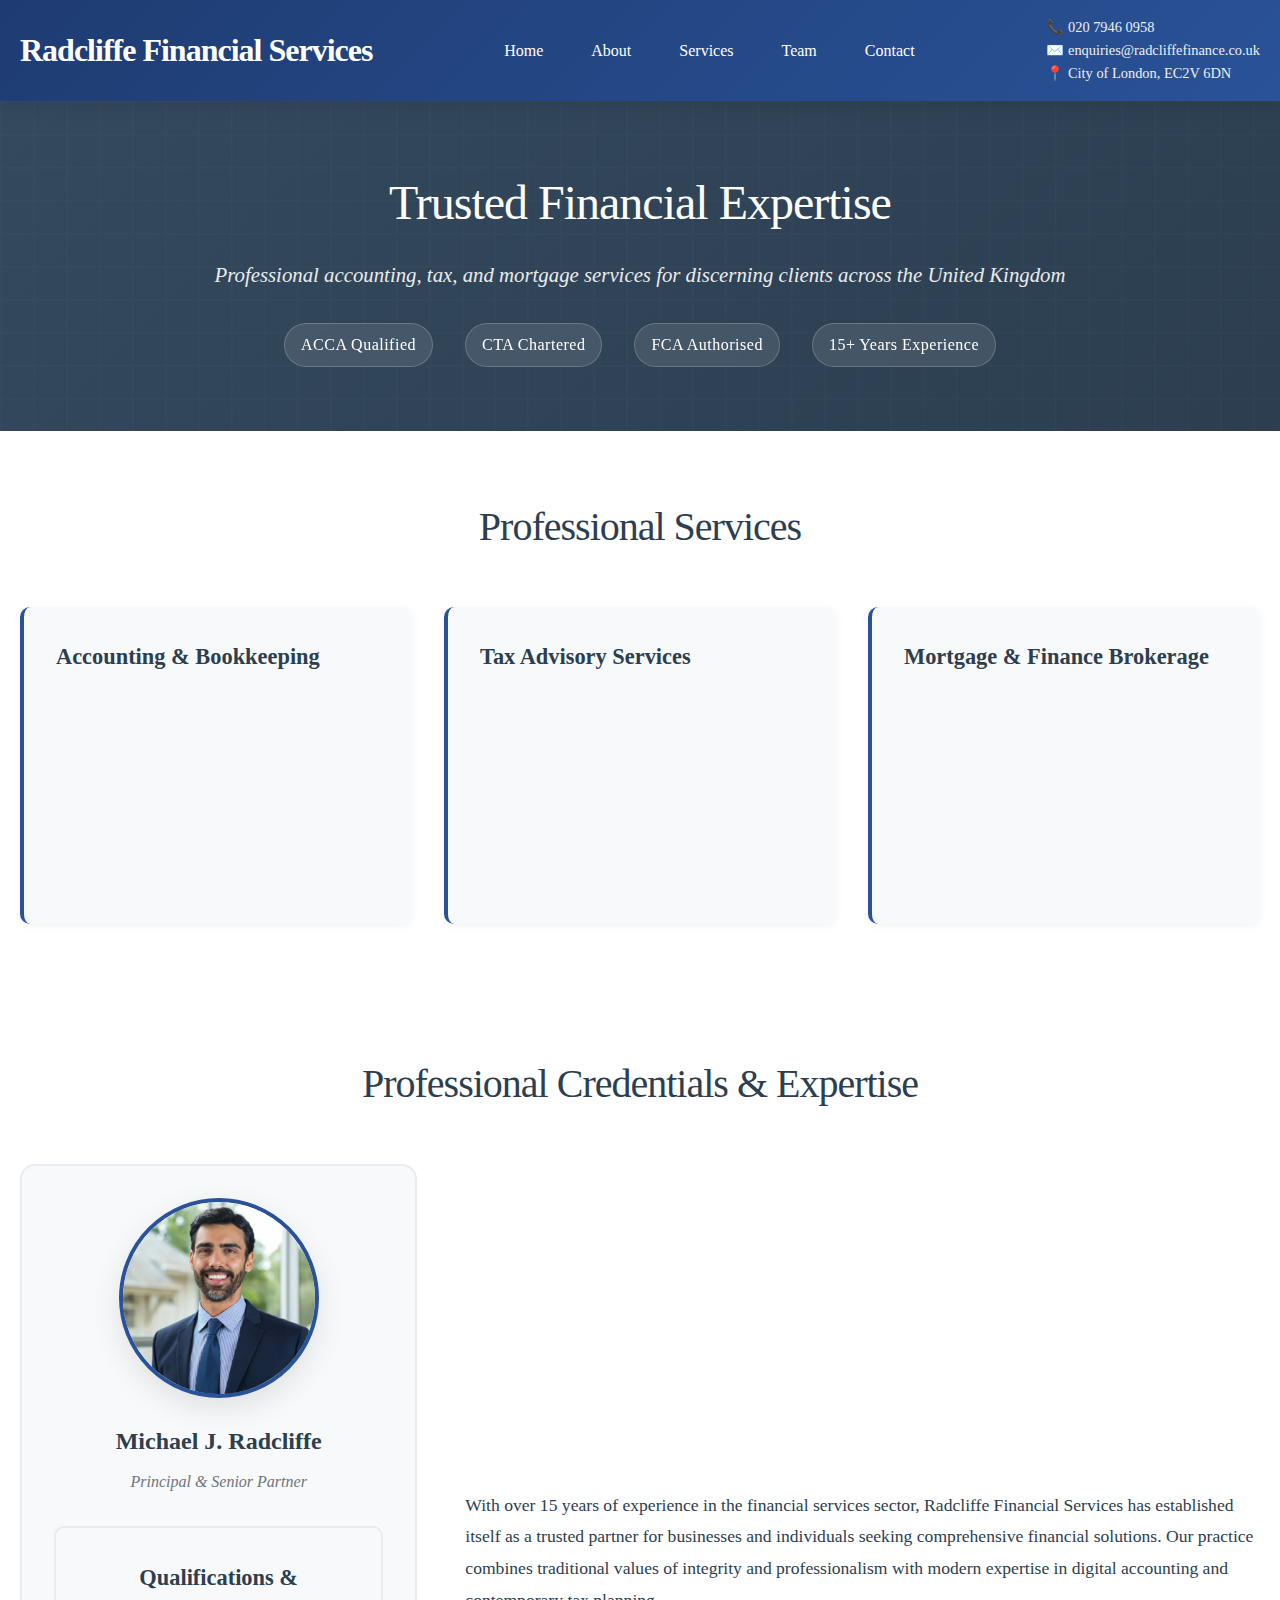
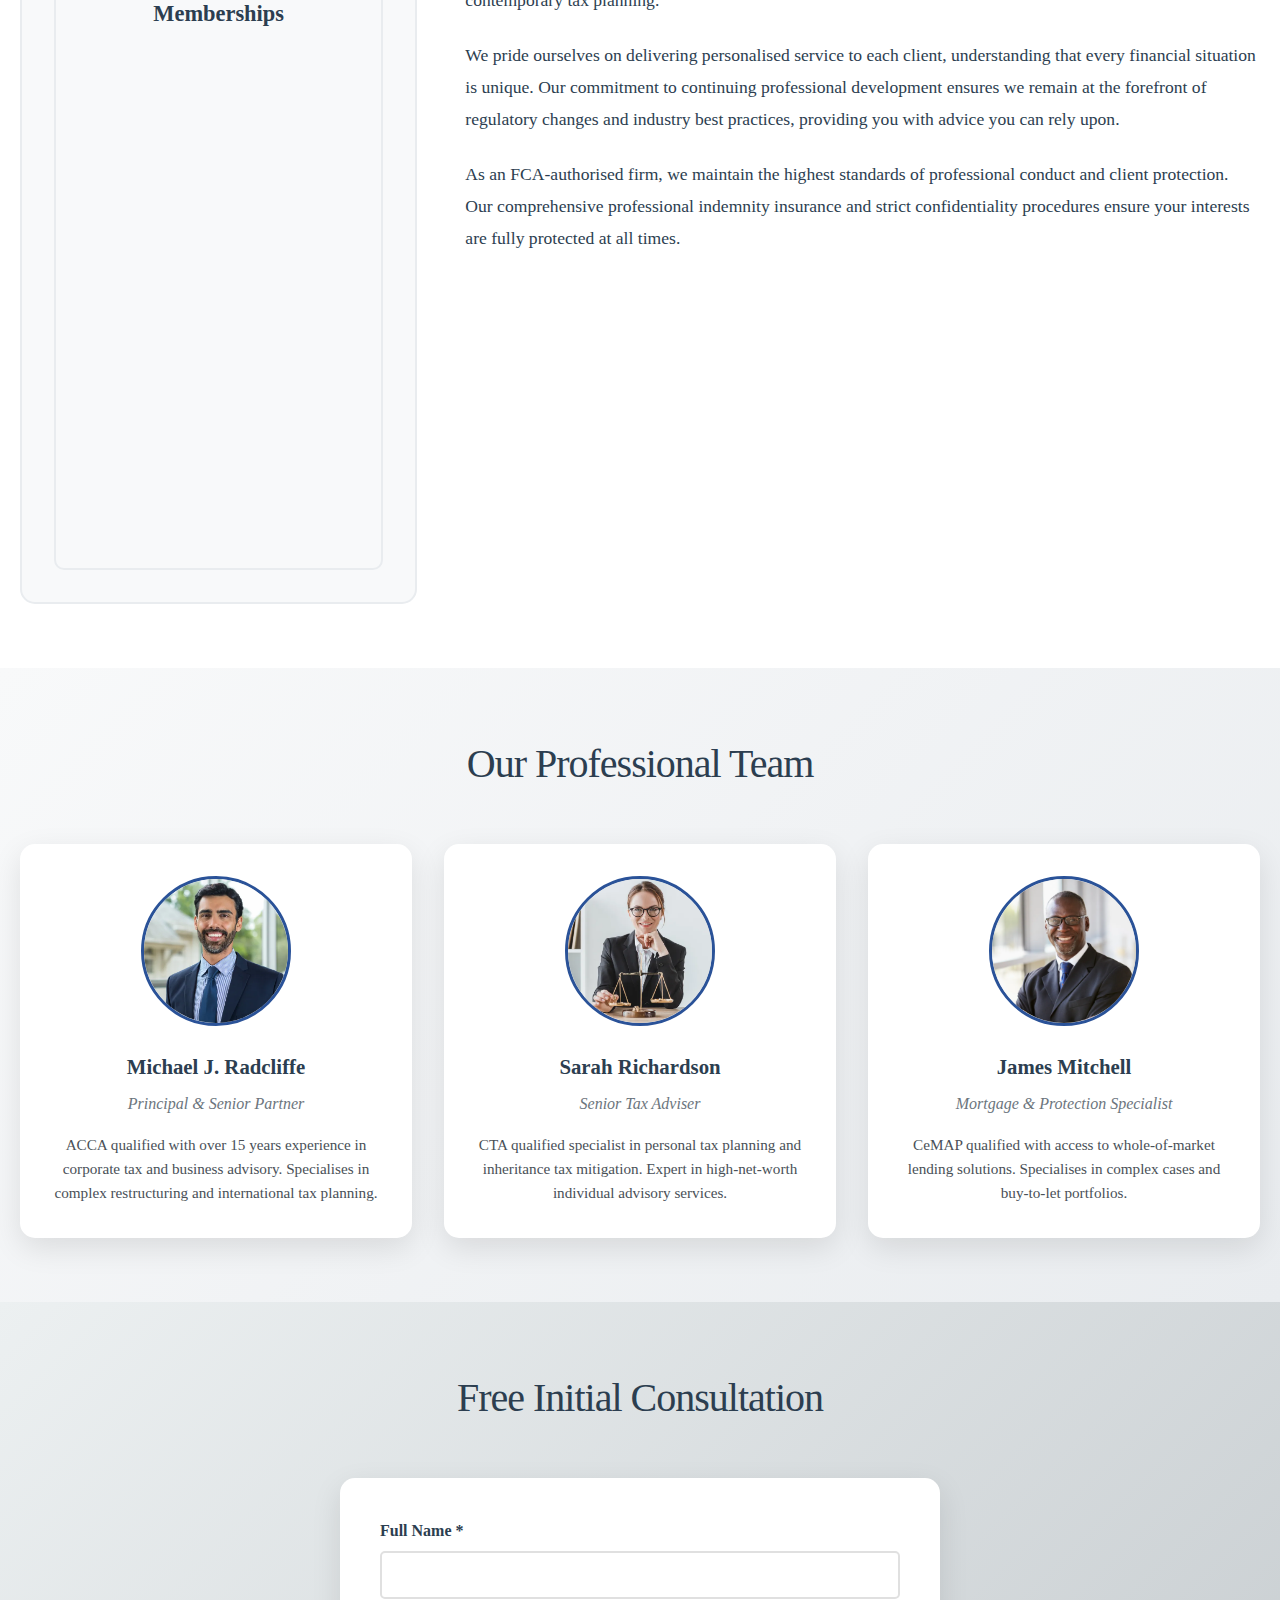
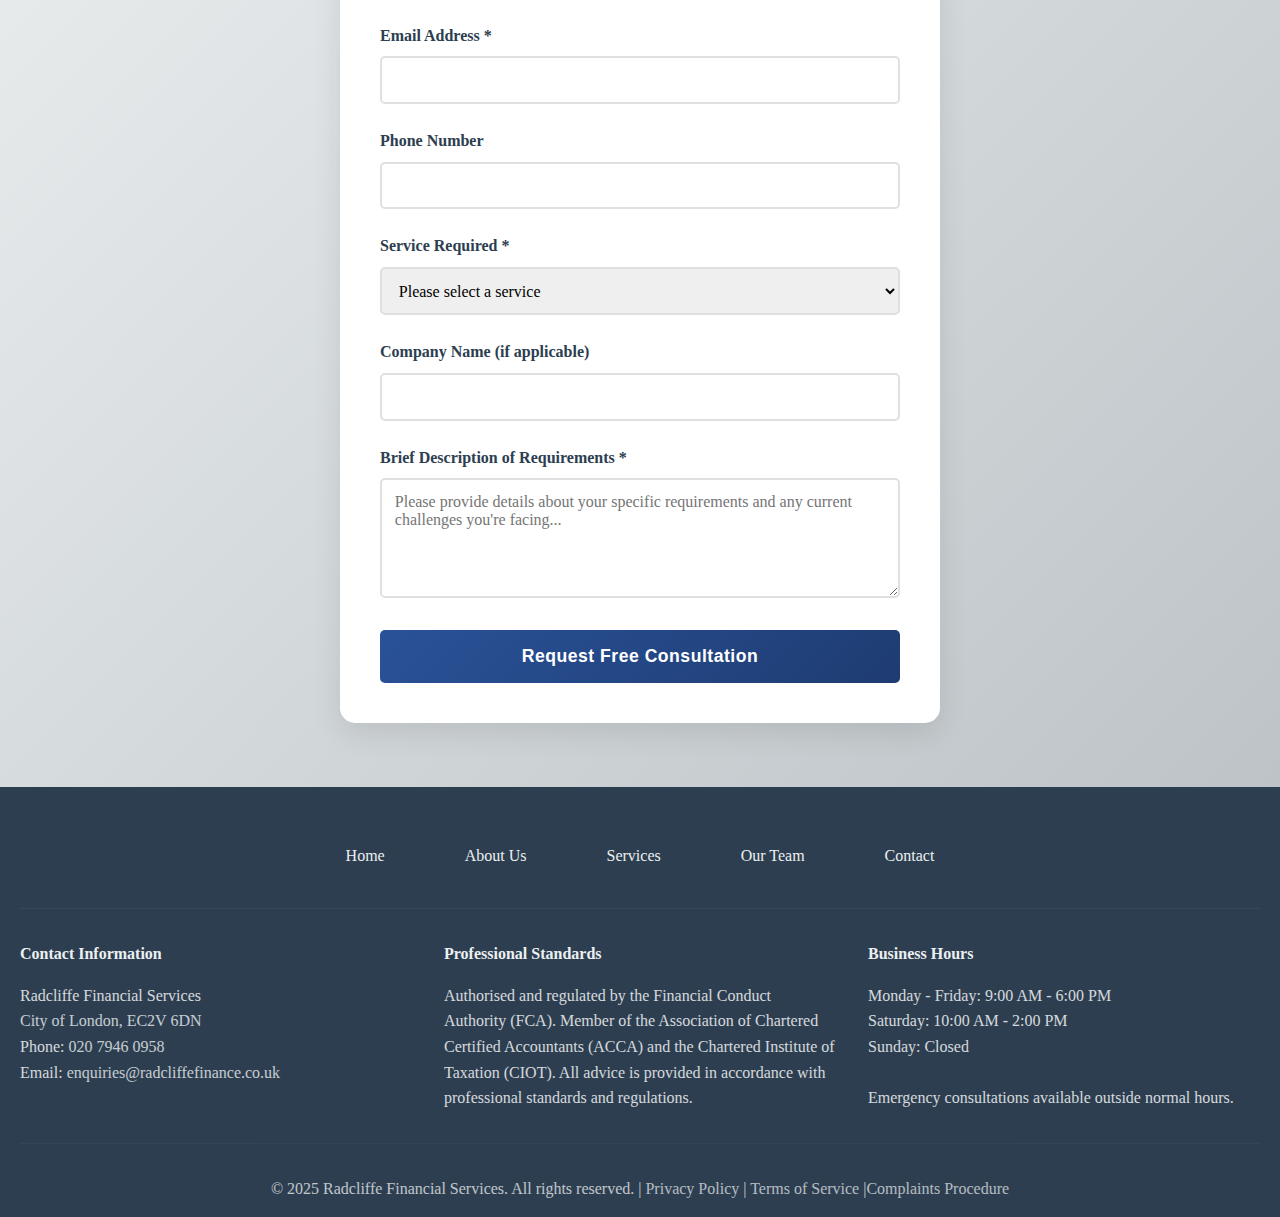
<file: index.html>
<!DOCTYPE html>
<html lang="en">
<head>
    <meta charset="UTF-8">
    <meta name="viewport" content="width=device-width, initial-scale=1.0">
    <link rel="icon" type="image/png" href="favicon.png" sizes="512x512" />
    <title>Radcliffe Financial Services - Expert Financial Solutions for UK Businesses & Individuals</title>
    <link rel="stylesheet" href="styles.css">
    <link rel="stylesheet" href="media.css">
</head>
<body>
    <header>
        <div class="container">
            <div class="header-content">
                <h2 class="logo">Radcliffe Financial Services</h2>
                <nav>
                    <ul class="nav-menu">
                        <li><a href="#home">Home</a></li>
                        <li><a href="#about">About</a></li>
                        <li><a href="#services">Services</a></li>
                        <li><a href="#team">Team</a></li>
                        <li><a href="#contact">Contact</a></li>
                    </ul>
                    <button id="mobile-menu" class="mobile-menu-toggle">☰</button>
                </nav>
                <ul class="contact-info">
                    <li><a href="tel: 020 7946 0958">📞 020 7946 0958</a></li>
                    <li><a href="mailto:enquiries@radcliffefinance.co.uk">✉️ enquiries@radcliffefinance.co.uk</a></li>
                    <li><a href="https://www.google.com/maps/place/London+EC2V+6DN/@51.5142027,-0.114194,5043m/data=!3m2!1e3!4b1!4m6!3m5!1s0x487603555a29a96d:0x4c46c322c103c379!8m2!3d51.5141784!4d-0.0935515!16s%2Fg%2F11x280mjsb?authuser=0&entry=ttu&g_ep=EgoyMDI1MDYxMS4wIKXMDSoASAFQAw%3D%3D">📍 City of London, EC2V 6DN</a></li>
                </ul>
            </div>
        </div>
    </header>

    <section id="home" class="hero">
        <div class="container">
            <div class="hero-content">
                <h1>Trusted Financial Expertise</h1>
                <p class="subtitle">Professional accounting, tax, and mortgage services for discerning clients across the United Kingdom</p>
                <div class="credentials">
                    <div class="credential">ACCA Qualified</div>
                    <div class="credential">CTA Chartered</div>
                    <div class="credential">FCA Authorised</div>
                    <div class="credential">15+ Years Experience</div>
                </div>
            </div>
        </div>
    </section>

    <section id="services" class="services">
        <div class="container">
            <h2 class="section-title">Professional Services</h2>
            <div class="services-grid">
                <div class="service-card">
                    <h3>Accounting & Bookkeeping</h3>
                    <ul>
                        <li>Annual accounts preparation and filing</li>
                        <li>Monthly management accounts</li>
                        <li>VAT returns and compliance</li>
                        <li>Payroll services and auto-enrolment</li>
                        <li>Company formations and registrations</li>
                        <li>Cloud accounting implementation</li>
                    </ul>
                </div>
                <div class="service-card">
                    <h3>Tax Advisory Services</h3>
                    <ul>
                        <li>Personal and corporate tax returns</li>
                        <li>Capital gains tax planning</li>
                        <li>Inheritance tax mitigation</li>
                        <li>Tax investigation support</li>
                        <li>R&D tax credit claims</li>
                        <li>IR35 and contractor compliance</li>
                    </ul>
                </div>
                <div class="service-card">
                    <h3>Mortgage & Finance Brokerage</h3>
                    <ul>
                        <li>Residential mortgage advice</li>
                        <li>Buy-to-let investment financing</li>
                        <li>Commercial property loans</li>
                        <li>Remortgage and product transfers</li>
                        <li>Protection and life insurance</li>
                        <li>Whole-of-market access</li>
                    </ul>
                </div>
            </div>
        </div>
    </section>

    <section id="about" class="about">
        <div class="container">
            <h2 class="section-title">Professional Credentials & Expertise</h2>
            <div class="about-content">
                <div class="profile-section">
                    <img src="michael.webp" class="profile-image"></img>
                    <div class="profile-name">Michael J. Radcliffe</div>
                    <div class="profile-title">Principal & Senior Partner</div>
                    <div class="certifications">
                        <h3>Qualifications & Memberships</h3>
                        <ul class="cert-list">
                            <li>ACCA (Association of Chartered Certified Accountants)</li>
                            <li>CTA (Chartered Tax Adviser)</li>
                            <li>FCA Authorised & Regulated</li>
                            <li>CeMAP Qualified (Mortgage Advice)</li>
                            <li>Member of CIOT (Tax Institute)</li>
                            <li>Registered with HMRC as Tax Agent</li>
                        </ul>
                    </div>
                </div>
                <div class="about-text">
                    <p>With over 15 years of experience in the financial services sector, Radcliffe Financial Services has established itself as a trusted partner for businesses and individuals seeking comprehensive financial solutions. Our practice combines traditional values of integrity and professionalism with modern expertise in digital accounting and contemporary tax planning.</p>
                    
                    <p>We pride ourselves on delivering personalised service to each client, understanding that every financial situation is unique. Our commitment to continuing professional development ensures we remain at the forefront of regulatory changes and industry best practices, providing you with advice you can rely upon.</p>
                    
                    <p>As an FCA-authorised firm, we maintain the highest standards of professional conduct and client protection. Our comprehensive professional indemnity insurance and strict confidentiality procedures ensure your interests are fully protected at all times.</p>
                </div>
            </div>
        </div>
    </section>

    <section id="team" class="team">
        <div class="container">
            <h2 class="section-title">Our Professional Team</h2>
            <div class="team-grid">
                <div class="team-member">
                    <img src="michael.webp" class="team-photo"></img>
                    <h4>Michael J. Radcliffe</h4>
                    <div class="role">Principal & Senior Partner</div>
                    <p>ACCA qualified with over 15 years experience in corporate tax and business advisory. Specialises in complex restructuring and international tax planning.</p>
                </div>
                <div class="team-member">
                    <img src="sarah.webp" class="team-photo"></img>
                    <h4>Sarah Richardson</h4>
                    <div class="role">Senior Tax Adviser</div>
                    <p>CTA qualified specialist in personal tax planning and inheritance tax mitigation. Expert in high-net-worth individual advisory services.</p>
                </div>
                <div class="team-member">
                    <img src="james.webp" class="team-photo"></img>
                    <h4>James Mitchell</h4>
                    <div class="role">Mortgage & Protection Specialist</div>
                    <p>CeMAP qualified with access to whole-of-market lending solutions. Specialises in complex cases and buy-to-let portfolios.</p>
                </div>
            </div>
        </div>
    </section>
     <section id="contact" class="consultation">
        <div class="container">
            <h2 class="section-title">Free Initial Consultation</h2>
            <div class="form-container">
                <form id="consultationForm">
                    <div class="form-group">
                        <label for="name">Full Name *</label>
                        <input type="text" id="name" name="name" required>
                    </div>
                    <div class="form-group">
                        <label for="email">Email Address *</label>
                        <input type="email" id="email" name="email" required>
                    </div>
                    <div class="form-group">
                        <label for="phone">Phone Number</label>
                        <input type="tel" id="phone" name="phone">
                    </div>
                    <div class="form-group">
                        <label for="service">Service Required *</label>
                        <select id="service" name="service" required>
                            <option value="">Please select a service</option>
                            <option value="accounting">Accounting & Bookkeeping</option>
                            <option value="tax">Tax Advisory</option>
                            <option value="mortgage">Mortgage Brokerage</option>
                            <option value="multiple">Multiple Services</option>
                            <option value="other">Other</option>
                        </select>
                    </div>
                    <div class="form-group">
                        <label for="company">Company Name (if applicable)</label>
                        <input type="text" id="company" name="company">
                    </div>
                    <div class="form-group">
                        <label for="message">Brief Description of Requirements *</label>
                        <textarea id="message" name="message" required placeholder="Please provide details about your specific requirements and any current challenges you're facing..."></textarea>
                    </div>
                    <button type="submit" class="submit-btn">Request Free Consultation</button>
                </form>
            </div>
        </div>
    </section>
    <footer>
        <div class="container">
            <nav class="footer-nav">
                <a href="/">Home</a>
                <a href="#about">About Us</a>
                <a href="#services">Services</a>
                <a href="#team">Our Team</a>
                <a href="#contact">Contact</a>
            </nav>
            <div class="footer-content">
                <div class="footer-section">
                    <h4>Contact Information</h4>
                    <p>Radcliffe Financial Services<br>
                    <a href="https://www.google.com/maps/place/London+EC2V+6DN/@51.5142027,-0.114194,5043m/data=!3m2!1e3!4b1!4m6!3m5!1s0x487603555a29a96d:0x4c46c322c103c379!8m2!3d51.5141784!4d-0.0935515!16s%2Fg%2F11x280mjsb?authuser=0&entry=ttu&g_ep=EgoyMDI1MDYxMS4wIKXMDSoASAFQAw%3D%3D">City of London, EC2V 6DN</a><br>
                    Phone: <a href="tel: 020 7946 0958">020 7946 0958</a><br>
                    Email: <a href="mailto:enquiries@radcliffefinance.co.uk">enquiries@radcliffefinance.co.uk</a></p>
                </div>
                <div class="footer-section">
                    <h4>Professional Standards</h4>
                    <p>Authorised and regulated by the Financial Conduct Authority (FCA). Member of the Association of Chartered Certified Accountants (ACCA) and the Chartered Institute of Taxation (CIOT). All advice is provided in accordance with professional standards and regulations.</p>
                </div>
                <div class="footer-section">
                    <h4>Business Hours</h4>
                    <p>Monday - Friday: 9:00 AM - 6:00 PM<br>
                    Saturday: 10:00 AM - 2:00 PM<br>
                    Sunday: Closed<br><br>
                    Emergency consultations available outside normal hours.</p>
                </div>
            </div>
            <p class="copyright">
                © 2025 Radcliffe Financial Services. All rights reserved. |<a href="/privacy-policy"> Privacy Policy</a> |<a href="/terms"> Terms of Service </a>|<a href="/terms#complaints-procedure">Complaints Procedure</a>
            </p>
        </div>
    </footer>
    <script src="./app.js" type="module"></script>
</body>
</html>
</file>
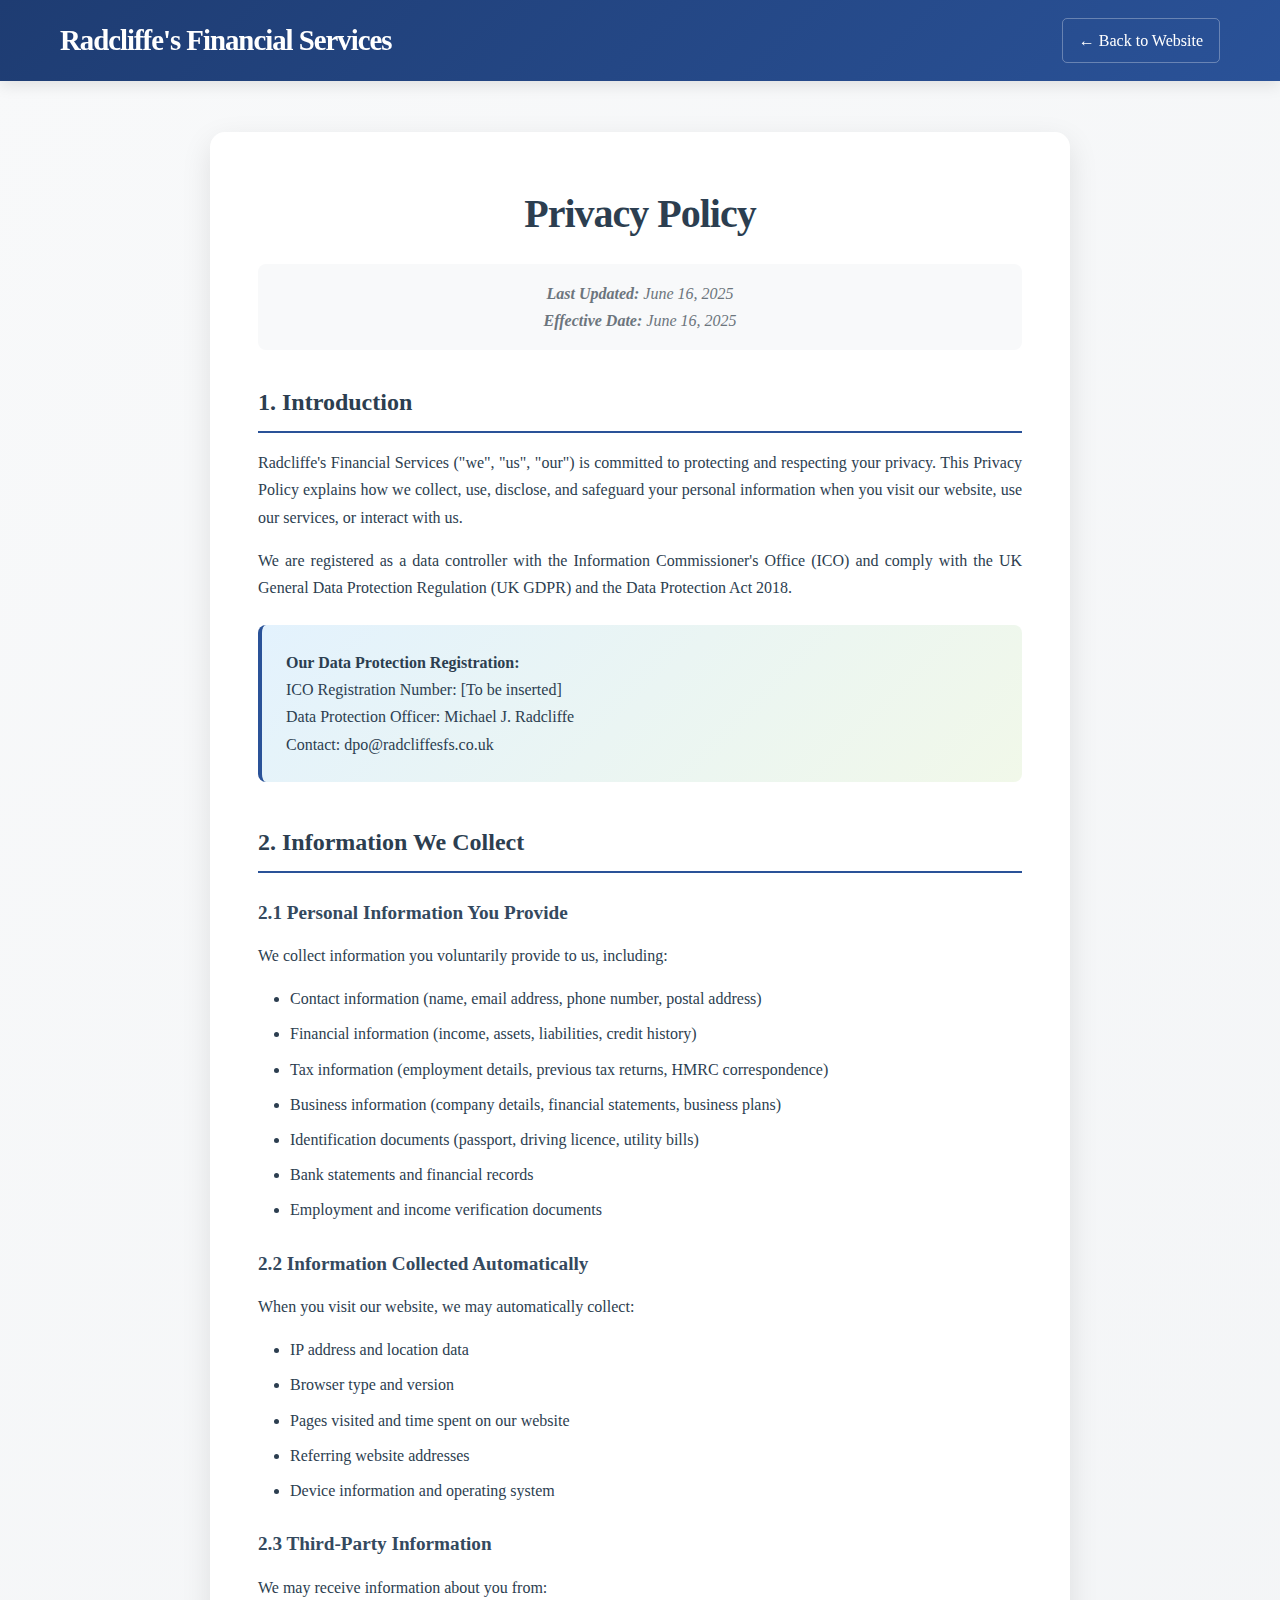
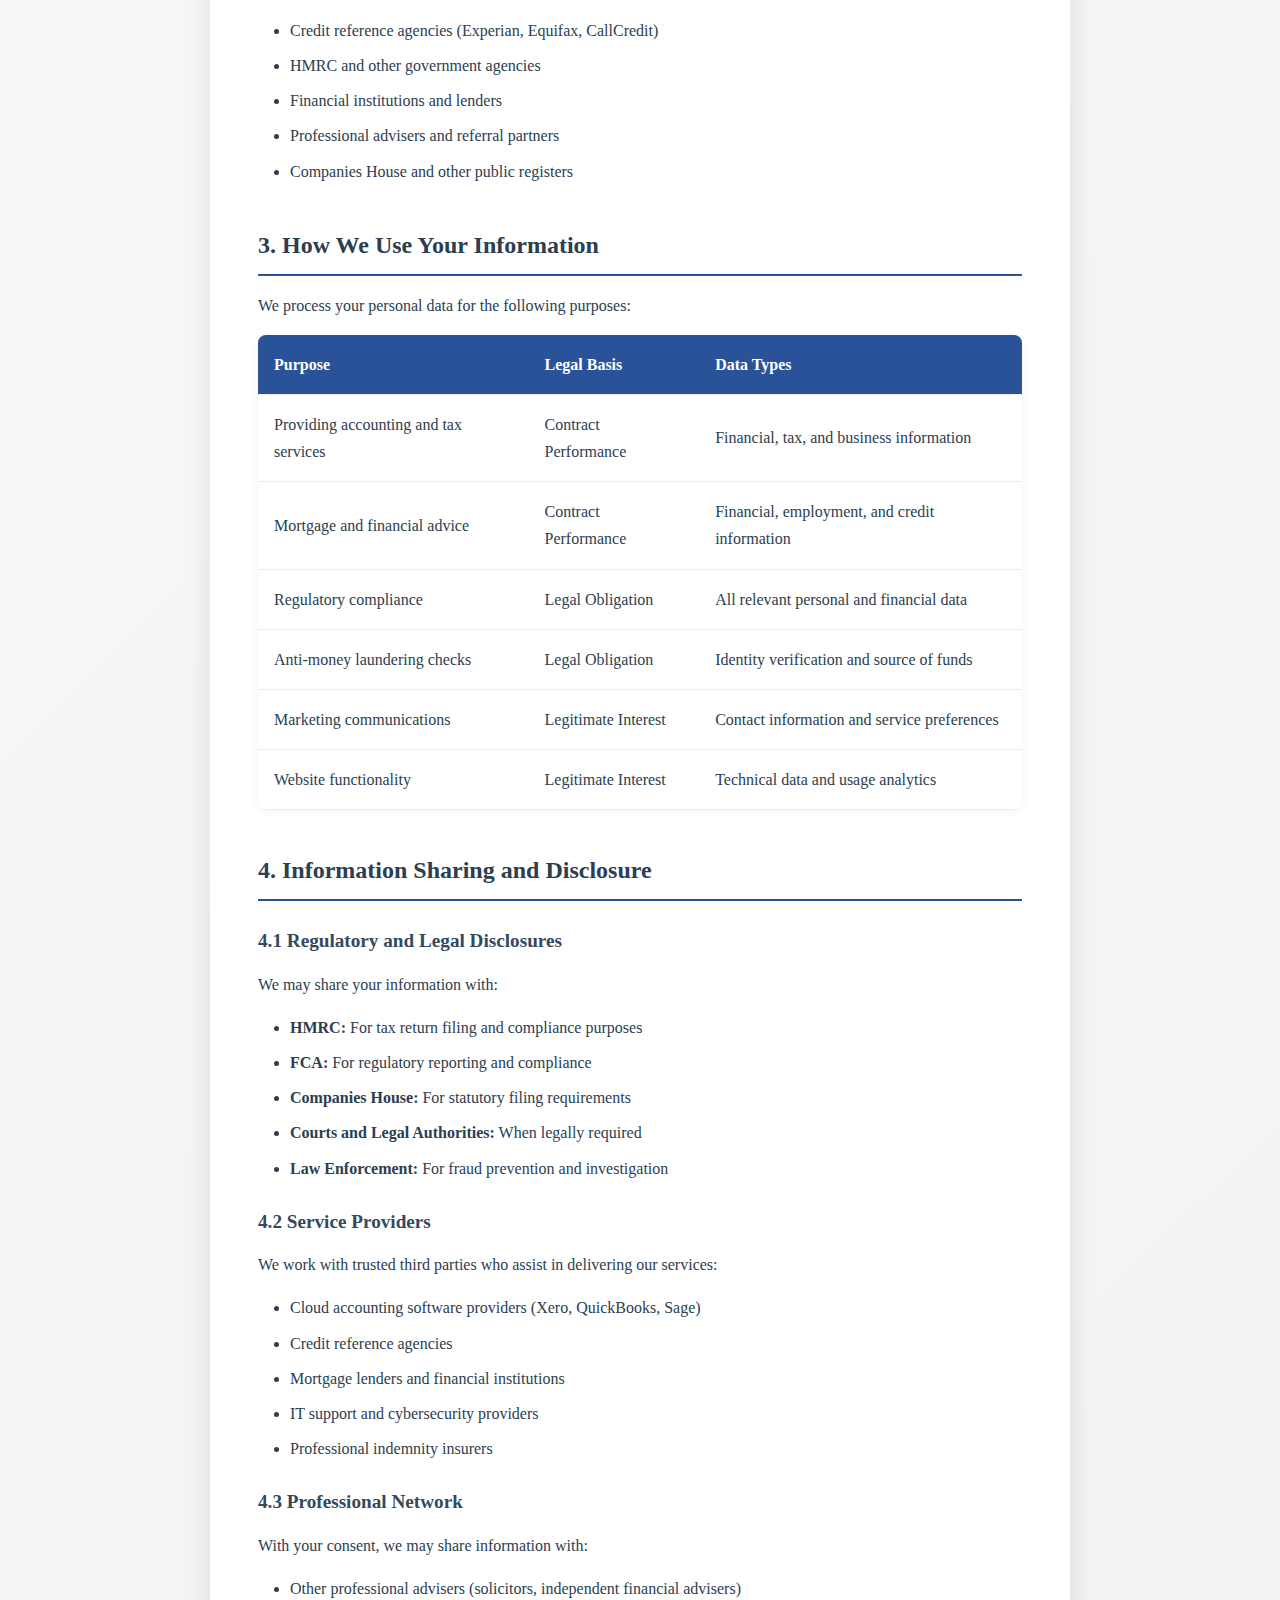
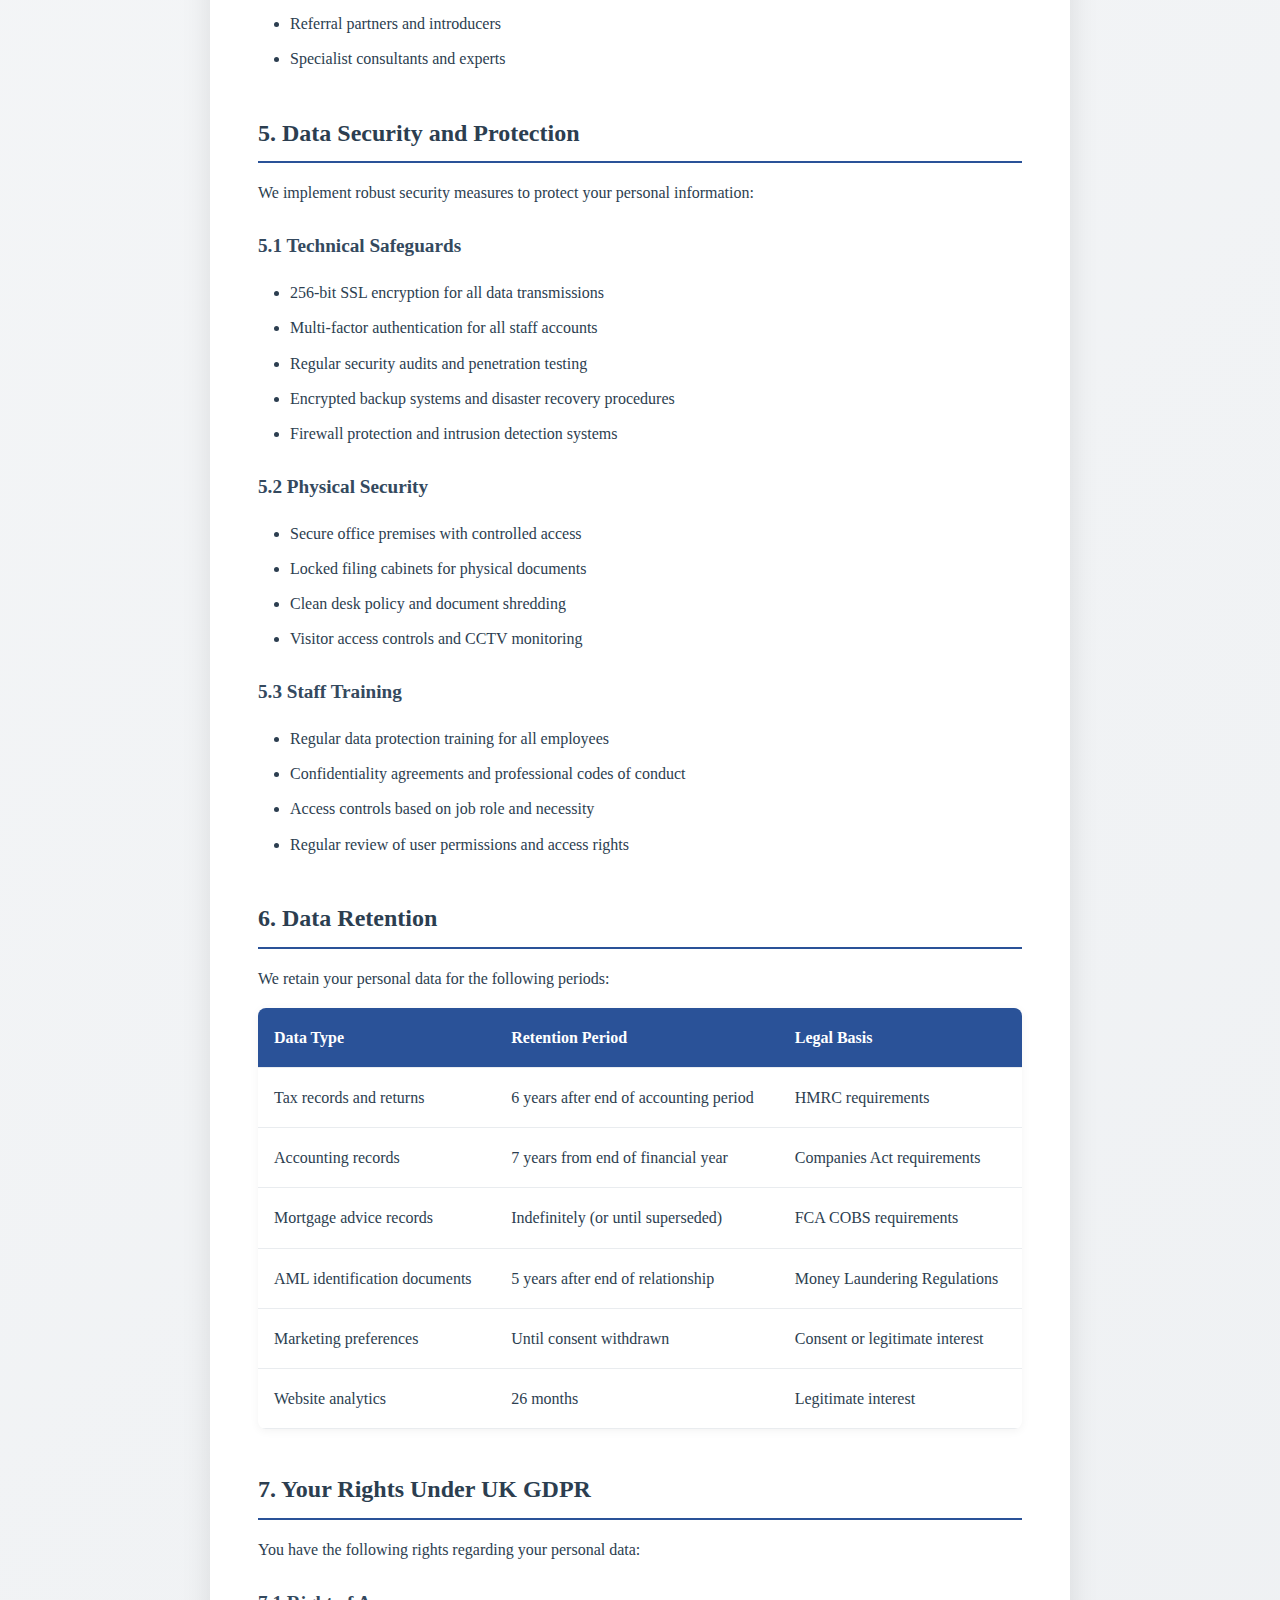
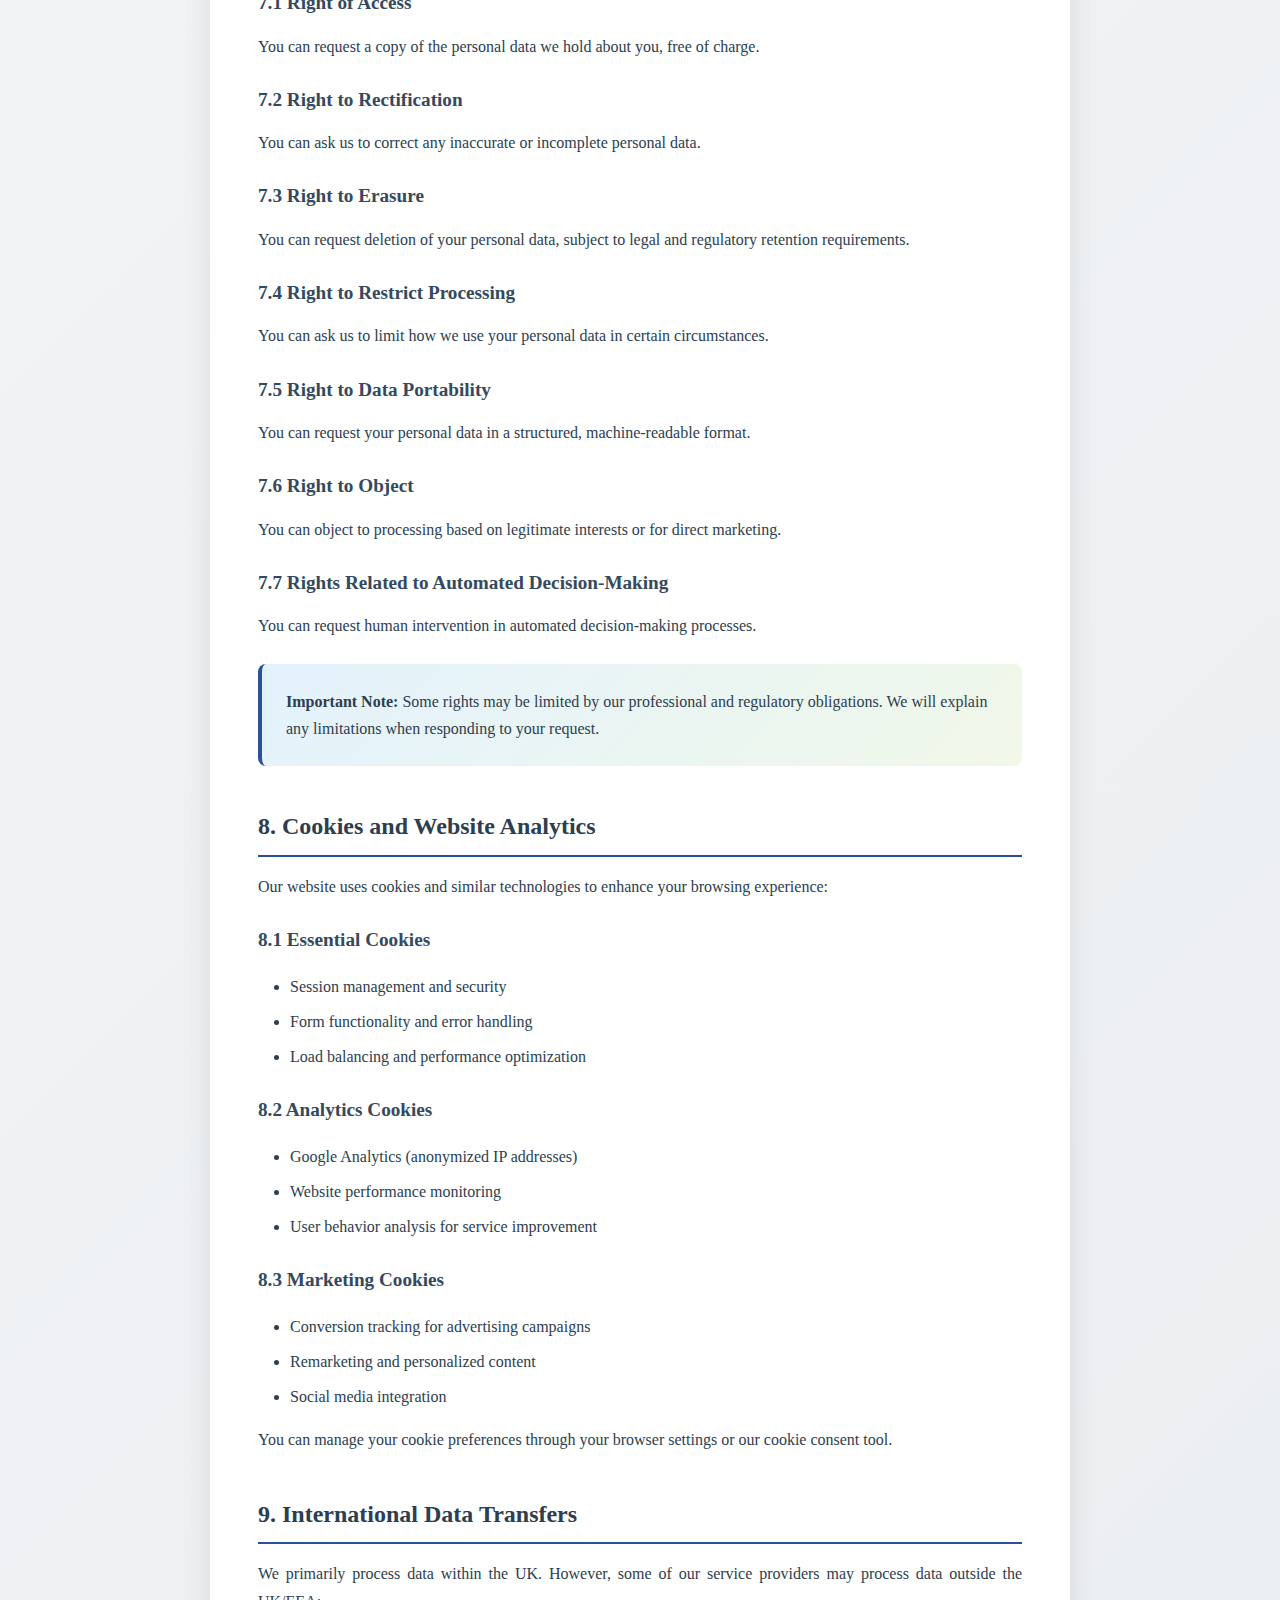
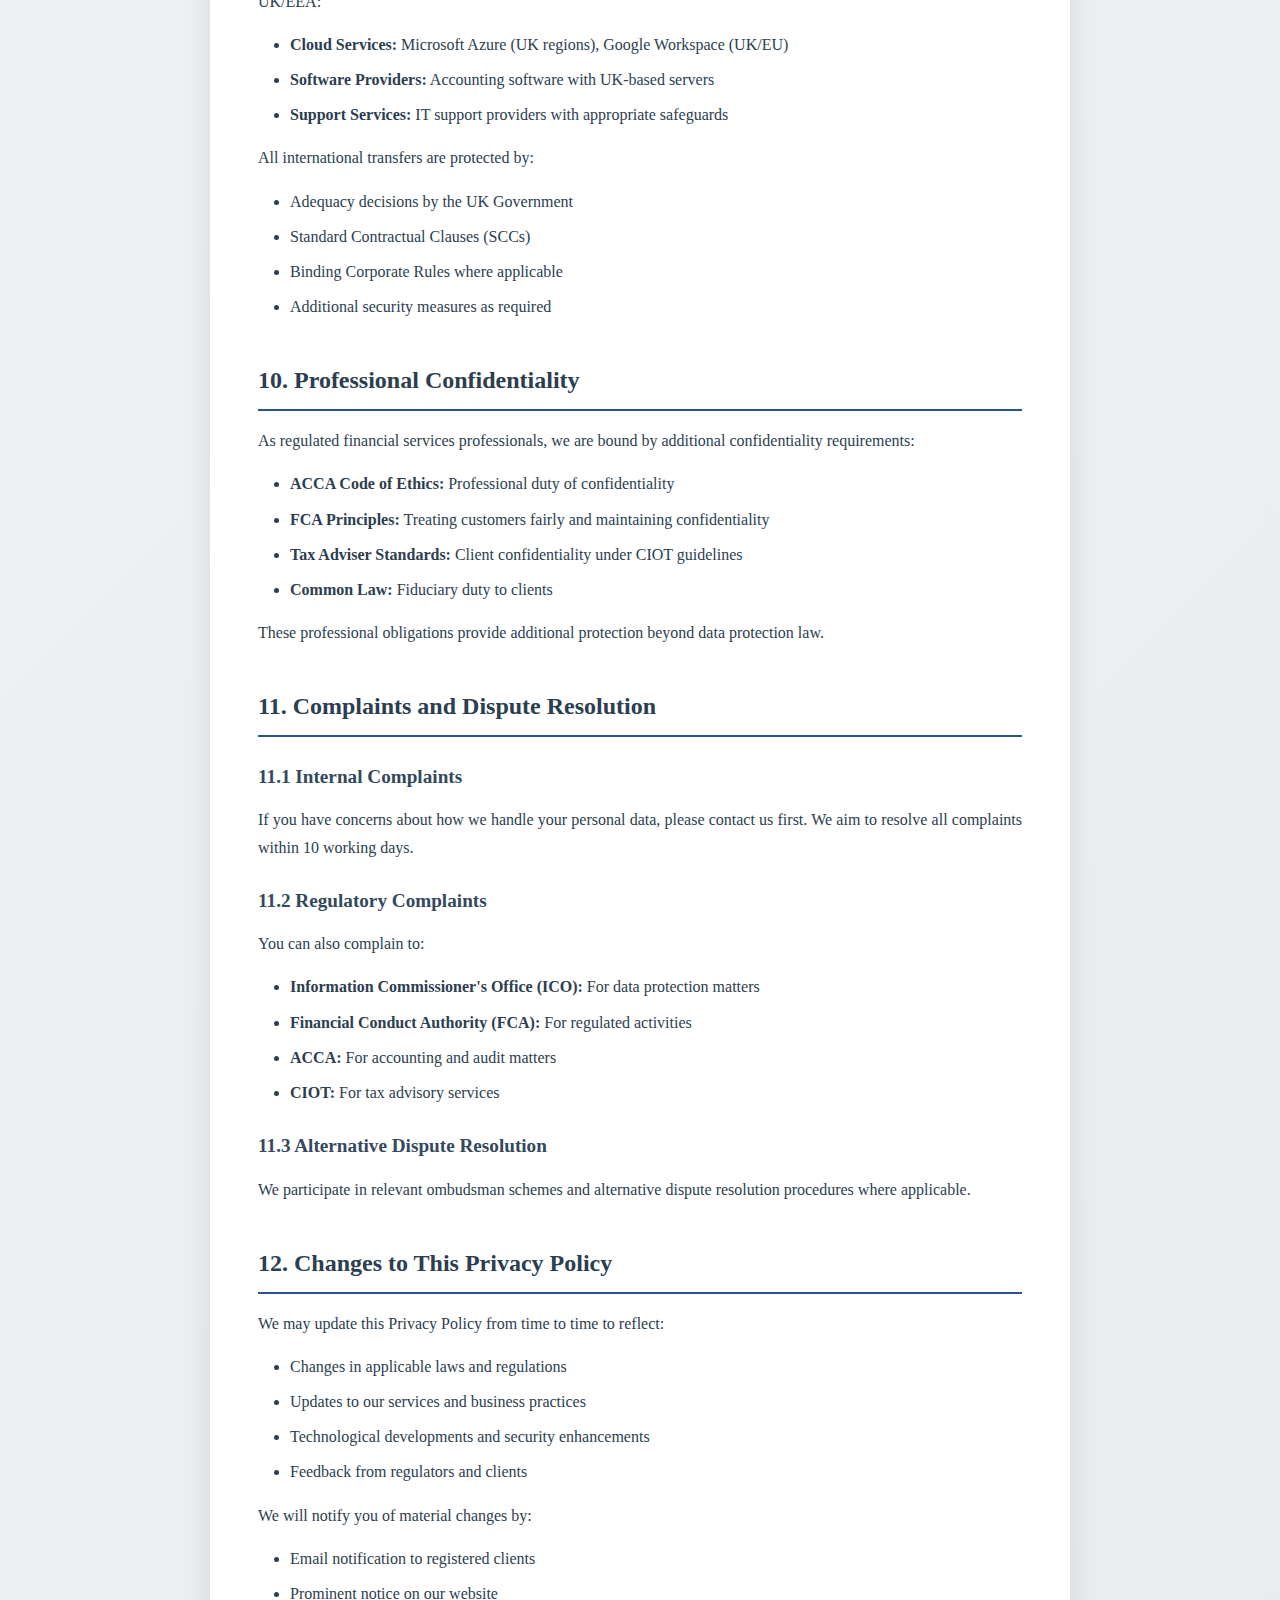
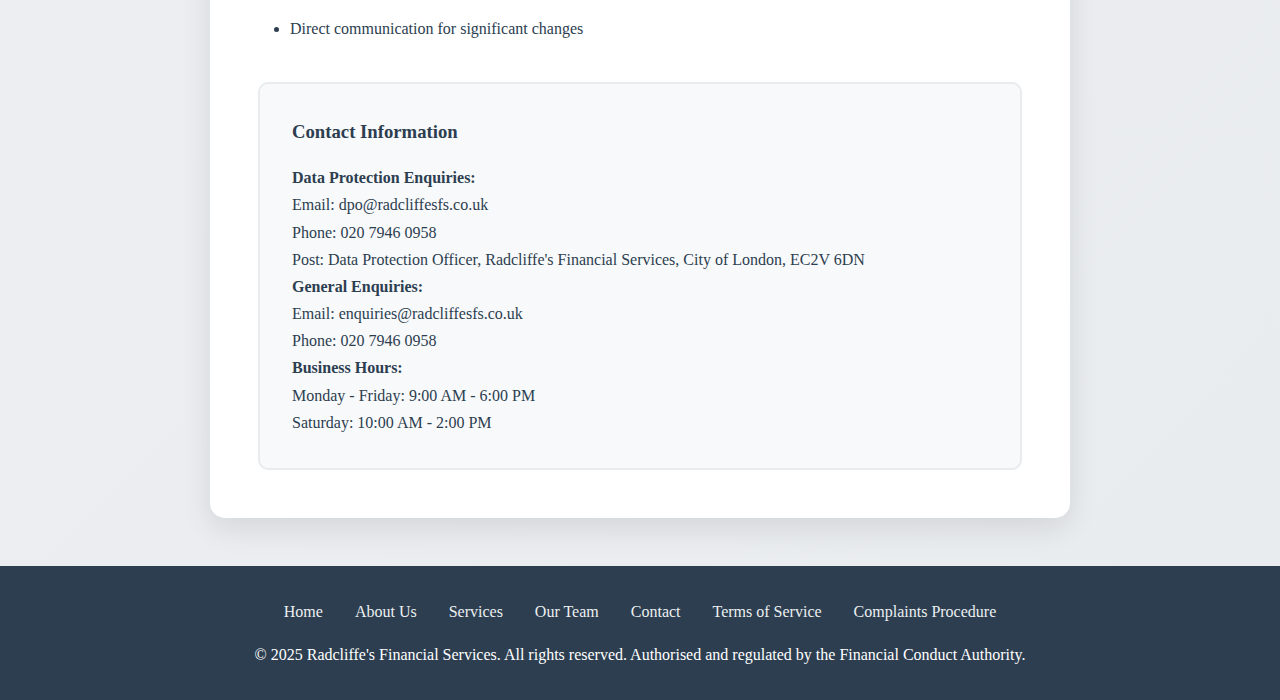
<file: privacy-policy.html>
<!DOCTYPE html>
<html lang="en">
<head>
    <meta charset="UTF-8">
    <meta name="viewport" content="width=device-width, initial-scale=1.0">
    <link rel="icon" type="image/png" href="favicon.png" sizes="512x512" />
    <title>Privacy Policy - Radcliffe's Financial Services</title>
    <style>
        * {
            margin: 0;
            padding: 0;
            box-sizing: border-box;
        }

        body {
            font-family: 'Georgia', serif;
            line-height: 1.7;
            color: #2c3e50;
            background: linear-gradient(135deg, #f8f9fa 0%, #e9ecef 100%);
            padding-top: 100px;
        }

        .container {
            max-width: 900px;
            margin: 0 auto;
            padding: 0 20px;
        }

        /* Header */
        header {
            background: linear-gradient(135deg, #1e3c72 0%, #2a5298 100%);
            color: white;
            padding: 1rem 0;
            box-shadow: 0 4px 15px rgba(0,0,0,0.1);
            position: fixed;
            top: 0;
            left: 0;
            right: 0;
            z-index: 1000;
        }

        .header-content {
            display: flex;
            justify-content: space-between;
            align-items: center;
            max-width: 1200px;
            margin: 0 auto;
            padding: 0 20px;
        }

        .logo {
            font-size: 1.8rem;
            font-weight: bold;
            letter-spacing: -1px;
        }

        .back-link {
            color: white;
            text-decoration: none;
            padding: 0.5rem 1rem;
            border: 1px solid rgba(255,255,255,0.3);
            border-radius: 5px;
            transition: all 0.3s ease;
        }

        .back-link:hover {
            background: rgba(255,255,255,0.1);
            transform: translateY(-2px);
        }

        /* Main Content */
        .main-content {
            background: white;
            margin: 2rem 0;
            padding: 3rem;
            border-radius: 15px;
            box-shadow: 0 10px 30px rgba(0,0,0,0.1);
            scroll-margin-top: 100px;
        }

        .page-title {
            font-size: 2.5rem;
            color: #2c3e50;
            margin-bottom: 1rem;
            text-align: center;
            letter-spacing: -1px;
        }

        .last-updated {
            text-align: center;
            color: #6c757d;
            margin-bottom: 2rem;
            font-style: italic;
            padding: 1rem;
            background: #f8f9fa;
            border-radius: 8px;
        }

        .section {
            margin-bottom: 2.5rem;
        }

        .section h2 {
            color: #2c3e50;
            font-size: 1.5rem;
            margin-bottom: 1rem;
            padding-bottom: 0.5rem;
            border-bottom: 2px solid #2a5298;
        }

        .section h3 {
            color: #34495e;
            font-size: 1.2rem;
            margin: 1.5rem 0 0.8rem 0;
        }

        .section p {
            margin-bottom: 1rem;
            text-align: justify;
        }

        .section ul {
            margin: 1rem 0 1rem 2rem;
        }

        .section li {
            margin-bottom: 0.5rem;
        }

        .highlight-box {
            background: linear-gradient(135deg, #e3f2fd 0%, #f1f8e9 100%);
            border-left: 4px solid #2a5298;
            padding: 1.5rem;
            margin: 1.5rem 0;
            border-radius: 8px;
        }

        .contact-info {
            background: #f8f9fa;
            padding: 2rem;
            border-radius: 10px;
            border: 2px solid #e9ecef;
            margin-top: 2rem;
        }

        .contact-info h3 {
            color: #2c3e50;
            margin-bottom: 1rem;
        }

        .data-table {
            width: 100%;
            border-collapse: collapse;
            margin: 1rem 0;
            background: white;
            border-radius: 8px;
            overflow: hidden;
            box-shadow: 0 2px 10px rgba(0,0,0,0.05);
        }

        .data-table th,
        .data-table td {
            padding: 1rem;
            text-align: left;
            border-bottom: 1px solid #e9ecef;
        }

        .data-table th {
            background: #2a5298;
            color: white;
            font-weight: 600;
        }

        .data-table tr:hover {
            background: #f8f9fa;
        }

        /* Footer */
        footer {
            background: #2c3e50;
            color: white;
            padding: 2rem 0;
            text-align: center;
            margin-top: 3rem;
        }

        .footer-links {
            display: flex;
            justify-content: center;
            gap: 2rem;
            margin-bottom: 1rem;
            flex-wrap: wrap;
        }

        .footer-links a {
            color: #ecf0f1;
            text-decoration: none;
            transition: color 0.3s ease;
        }

        .footer-links a:hover {
            color: #f5f2e8;
        }

        /* Responsive */
        @media (max-width: 768px) {
            .main-content {
                padding: 2rem 1rem;
                scroll-margin-top: 350px;
                margin-top: 6rem;
            }

            .page-title {
                font-size: 2rem;
            }

            .section ul {
                margin-left: 1rem;
            }

            .data-table {
                font-size: 0.9rem;
            }

            .data-table th,
            .data-table td {
                padding: 0.5rem;
            }
        }
    </style>
</head>
<body>
    <header>
        <div class="header-content">
            <div class="logo">Radcliffe's Financial Services</div>
            <a href="/" class="back-link" onclick="history.back()">← Back to Website</a>
        </div>
    </header>

    <div class="container">
        <div class="main-content">
            <h1 class="page-title">Privacy Policy</h1>
            
            <div class="last-updated">
                <strong>Last Updated:</strong> June 16, 2025<br>
                <strong>Effective Date:</strong> June 16, 2025
            </div>

            <div class="section">
                <h2>1. Introduction</h2>
                <p>Radcliffe's Financial Services ("we", "us", "our") is committed to protecting and respecting your privacy. This Privacy Policy explains how we collect, use, disclose, and safeguard your personal information when you visit our website, use our services, or interact with us.</p>
                
                <p>We are registered as a data controller with the Information Commissioner's Office (ICO) and comply with the UK General Data Protection Regulation (UK GDPR) and the Data Protection Act 2018.</p>
                
                <div class="highlight-box">
                    <strong>Our Data Protection Registration:</strong><br>
                    ICO Registration Number: [To be inserted]<br>
                    Data Protection Officer: Michael J. Radcliffe<br>
                    Contact: dpo@radcliffesfs.co.uk
                </div>
            </div>

            <div class="section">
                <h2>2. Information We Collect</h2>
                
                <h3>2.1 Personal Information You Provide</h3>
                <p>We collect information you voluntarily provide to us, including:</p>
                <ul>
                    <li>Contact information (name, email address, phone number, postal address)</li>
                    <li>Financial information (income, assets, liabilities, credit history)</li>
                    <li>Tax information (employment details, previous tax returns, HMRC correspondence)</li>
                    <li>Business information (company details, financial statements, business plans)</li>
                    <li>Identification documents (passport, driving licence, utility bills)</li>
                    <li>Bank statements and financial records</li>
                    <li>Employment and income verification documents</li>
                </ul>

                <h3>2.2 Information Collected Automatically</h3>
                <p>When you visit our website, we may automatically collect:</p>
                <ul>
                    <li>IP address and location data</li>
                    <li>Browser type and version</li>
                    <li>Pages visited and time spent on our website</li>
                    <li>Referring website addresses</li>
                    <li>Device information and operating system</li>
                </ul>

                <h3>2.3 Third-Party Information</h3>
                <p>We may receive information about you from:</p>
                <ul>
                    <li>Credit reference agencies (Experian, Equifax, CallCredit)</li>
                    <li>HMRC and other government agencies</li>
                    <li>Financial institutions and lenders</li>
                    <li>Professional advisers and referral partners</li>
                    <li>Companies House and other public registers</li>
                </ul>
            </div>

            <div class="section">
                <h2>3. How We Use Your Information</h2>
                
                <p>We process your personal data for the following purposes:</p>
                
                <table class="data-table">
                    <thead>
                        <tr>
                            <th>Purpose</th>
                            <th>Legal Basis</th>
                            <th>Data Types</th>
                        </tr>
                    </thead>
                    <tbody>
                        <tr>
                            <td>Providing accounting and tax services</td>
                            <td>Contract Performance</td>
                            <td>Financial, tax, and business information</td>
                        </tr>
                        <tr>
                            <td>Mortgage and financial advice</td>
                            <td>Contract Performance</td>
                            <td>Financial, employment, and credit information</td>
                        </tr>
                        <tr>
                            <td>Regulatory compliance</td>
                            <td>Legal Obligation</td>
                            <td>All relevant personal and financial data</td>
                        </tr>
                        <tr>
                            <td>Anti-money laundering checks</td>
                            <td>Legal Obligation</td>
                            <td>Identity verification and source of funds</td>
                        </tr>
                        <tr>
                            <td>Marketing communications</td>
                            <td>Legitimate Interest</td>
                            <td>Contact information and service preferences</td>
                        </tr>
                        <tr>
                            <td>Website functionality</td>
                            <td>Legitimate Interest</td>
                            <td>Technical data and usage analytics</td>
                        </tr>
                    </tbody>
                </table>
            </div>

            <div class="section">
                <h2>4. Information Sharing and Disclosure</h2>
                
                <h3>4.1 Regulatory and Legal Disclosures</h3>
                <p>We may share your information with:</p>
                <ul>
                    <li><strong>HMRC:</strong> For tax return filing and compliance purposes</li>
                    <li><strong>FCA:</strong> For regulatory reporting and compliance</li>
                    <li><strong>Companies House:</strong> For statutory filing requirements</li>
                    <li><strong>Courts and Legal Authorities:</strong> When legally required</li>
                    <li><strong>Law Enforcement:</strong> For fraud prevention and investigation</li>
                </ul>

                <h3>4.2 Service Providers</h3>
                <p>We work with trusted third parties who assist in delivering our services:</p>
                <ul>
                    <li>Cloud accounting software providers (Xero, QuickBooks, Sage)</li>
                    <li>Credit reference agencies</li>
                    <li>Mortgage lenders and financial institutions</li>
                    <li>IT support and cybersecurity providers</li>
                    <li>Professional indemnity insurers</li>
                </ul>

                <h3>4.3 Professional Network</h3>
                <p>With your consent, we may share information with:</p>
                <ul>
                    <li>Other professional advisers (solicitors, independent financial advisers)</li>
                    <li>Referral partners and introducers</li>
                    <li>Specialist consultants and experts</li>
                </ul>
            </div>

            <div class="section">
                <h2>5. Data Security and Protection</h2>
                
                <p>We implement robust security measures to protect your personal information:</p>
                
                <h3>5.1 Technical Safeguards</h3>
                <ul>
                    <li>256-bit SSL encryption for all data transmissions</li>
                    <li>Multi-factor authentication for all staff accounts</li>
                    <li>Regular security audits and penetration testing</li>
                    <li>Encrypted backup systems and disaster recovery procedures</li>
                    <li>Firewall protection and intrusion detection systems</li>
                </ul>

                <h3>5.2 Physical Security</h3>
                <ul>
                    <li>Secure office premises with controlled access</li>
                    <li>Locked filing cabinets for physical documents</li>
                    <li>Clean desk policy and document shredding</li>
                    <li>Visitor access controls and CCTV monitoring</li>
                </ul>

                <h3>5.3 Staff Training</h3>
                <ul>
                    <li>Regular data protection training for all employees</li>
                    <li>Confidentiality agreements and professional codes of conduct</li>
                    <li>Access controls based on job role and necessity</li>
                    <li>Regular review of user permissions and access rights</li>
                </ul>
            </div>

            <div class="section">
                <h2>6. Data Retention</h2>
                
                <p>We retain your personal data for the following periods:</p>
                
                <table class="data-table">
                    <thead>
                        <tr>
                            <th>Data Type</th>
                            <th>Retention Period</th>
                            <th>Legal Basis</th>
                        </tr>
                    </thead>
                    <tbody>
                        <tr>
                            <td>Tax records and returns</td>
                            <td>6 years after end of accounting period</td>
                            <td>HMRC requirements</td>
                        </tr>
                        <tr>
                            <td>Accounting records</td>
                            <td>7 years from end of financial year</td>
                            <td>Companies Act requirements</td>
                        </tr>
                        <tr>
                            <td>Mortgage advice records</td>
                            <td>Indefinitely (or until superseded)</td>
                            <td>FCA COBS requirements</td>
                        </tr>
                        <tr>
                            <td>AML identification documents</td>
                            <td>5 years after end of relationship</td>
                            <td>Money Laundering Regulations</td>
                        </tr>
                        <tr>
                            <td>Marketing preferences</td>
                            <td>Until consent withdrawn</td>
                            <td>Consent or legitimate interest</td>
                        </tr>
                        <tr>
                            <td>Website analytics</td>
                            <td>26 months</td>
                            <td>Legitimate interest</td>
                        </tr>
                    </tbody>
                </table>
            </div>

            <div class="section">
                <h2>7. Your Rights Under UK GDPR</h2>
                
                <p>You have the following rights regarding your personal data:</p>
                
                <h3>7.1 Right of Access</h3>
                <p>You can request a copy of the personal data we hold about you, free of charge.</p>

                <h3>7.2 Right to Rectification</h3>
                <p>You can ask us to correct any inaccurate or incomplete personal data.</p>

                <h3>7.3 Right to Erasure</h3>
                <p>You can request deletion of your personal data, subject to legal and regulatory retention requirements.</p>

                <h3>7.4 Right to Restrict Processing</h3>
                <p>You can ask us to limit how we use your personal data in certain circumstances.</p>

                <h3>7.5 Right to Data Portability</h3>
                <p>You can request your personal data in a structured, machine-readable format.</p>

                <h3>7.6 Right to Object</h3>
                <p>You can object to processing based on legitimate interests or for direct marketing.</p>

                <h3>7.7 Rights Related to Automated Decision-Making</h3>
                <p>You can request human intervention in automated decision-making processes.</p>

                <div class="highlight-box">
                    <strong>Important Note:</strong> Some rights may be limited by our professional and regulatory obligations. We will explain any limitations when responding to your request.
                </div>
            </div>

            <div class="section">
                <h2>8. Cookies and Website Analytics</h2>
                
                <p>Our website uses cookies and similar technologies to enhance your browsing experience:</p>
                
                <h3>8.1 Essential Cookies</h3>
                <ul>
                    <li>Session management and security</li>
                    <li>Form functionality and error handling</li>
                    <li>Load balancing and performance optimization</li>
                </ul>

                <h3>8.2 Analytics Cookies</h3>
                <ul>
                    <li>Google Analytics (anonymized IP addresses)</li>
                    <li>Website performance monitoring</li>
                    <li>User behavior analysis for service improvement</li>
                </ul>

                <h3>8.3 Marketing Cookies</h3>
                <ul>
                    <li>Conversion tracking for advertising campaigns</li>
                    <li>Remarketing and personalized content</li>
                    <li>Social media integration</li>
                </ul>

                <p>You can manage your cookie preferences through your browser settings or our cookie consent tool.</p>
            </div>

            <div class="section">
                <h2>9. International Data Transfers</h2>
                
                <p>We primarily process data within the UK. However, some of our service providers may process data outside the UK/EEA:</p>
                
                <ul>
                    <li><strong>Cloud Services:</strong> Microsoft Azure (UK regions), Google Workspace (UK/EU)</li>
                    <li><strong>Software Providers:</strong> Accounting software with UK-based servers</li>
                    <li><strong>Support Services:</strong> IT support providers with appropriate safeguards</li>
                </ul>

                <p>All international transfers are protected by:</p>
                <ul>
                    <li>Adequacy decisions by the UK Government</li>
                    <li>Standard Contractual Clauses (SCCs)</li>
                    <li>Binding Corporate Rules where applicable</li>
                    <li>Additional security measures as required</li>
                </ul>
            </div>

            <div class="section">
                <h2>10. Professional Confidentiality</h2>
                
                <p>As regulated financial services professionals, we are bound by additional confidentiality requirements:</p>
                
                <ul>
                    <li><strong>ACCA Code of Ethics:</strong> Professional duty of confidentiality</li>
                    <li><strong>FCA Principles:</strong> Treating customers fairly and maintaining confidentiality</li>
                    <li><strong>Tax Adviser Standards:</strong> Client confidentiality under CIOT guidelines</li>
                    <li><strong>Common Law:</strong> Fiduciary duty to clients</li>
                </ul>

                <p>These professional obligations provide additional protection beyond data protection law.</p>
            </div>

            <div class="section">
                <h2>11. Complaints and Dispute Resolution</h2>
                
                <h3>11.1 Internal Complaints</h3>
                <p>If you have concerns about how we handle your personal data, please contact us first. We aim to resolve all complaints within 10 working days.</p>

                <h3>11.2 Regulatory Complaints</h3>
                <p>You can also complain to:</p>
                <ul>
                    <li><strong>Information Commissioner's Office (ICO):</strong> For data protection matters</li>
                    <li><strong>Financial Conduct Authority (FCA):</strong> For regulated activities</li>
                    <li><strong>ACCA:</strong> For accounting and audit matters</li>
                    <li><strong>CIOT:</strong> For tax advisory services</li>
                </ul>

                <h3>11.3 Alternative Dispute Resolution</h3>
                <p>We participate in relevant ombudsman schemes and alternative dispute resolution procedures where applicable.</p>
            </div>

            <div class="section">
                <h2>12. Changes to This Privacy Policy</h2>
                
                <p>We may update this Privacy Policy from time to time to reflect:</p>
                <ul>
                    <li>Changes in applicable laws and regulations</li>
                    <li>Updates to our services and business practices</li>
                    <li>Technological developments and security enhancements</li>
                    <li>Feedback from regulators and clients</li>
                </ul>

                <p>We will notify you of material changes by:</p>
                <ul>
                    <li>Email notification to registered clients</li>
                    <li>Prominent notice on our website</li>
                    <li>Direct communication for significant changes</li>
                </ul>
            </div>

            <div class="contact-info">
                <h3>Contact Information</h3>
                <p><strong>Data Protection Enquiries:</strong><br>
                Email: dpo@radcliffesfs.co.uk<br>
                Phone: 020 7946 0958<br>
                Post: Data Protection Officer, Radcliffe's Financial Services, City of London, EC2V 6DN</p>

                <p><strong>General Enquiries:</strong><br>
                Email: enquiries@radcliffesfs.co.uk<br>
                Phone: 020 7946 0958</p>

                <p><strong>Business Hours:</strong><br>
                Monday - Friday: 9:00 AM - 6:00 PM<br>
                Saturday: 10:00 AM - 2:00 PM</p>
            </div>
        </div>
    </div>

    <footer>
        <div class="container">
            <div class="footer-links">
                <a href="/">Home</a>
                <a href="/#about">About Us</a>
                <a href="/#services">Services</a>
                <a href="/#team">Our Team</a>
                <a href="/#contact">Contact</a>
                <a href="/terms">Terms of Service</a>
                <a href="/terms#complaints-procedure">Complaints Procedure</a>
            </div>
            <p>© 2025 Radcliffe's Financial Services. All rights reserved. Authorised and regulated by the Financial Conduct Authority.</p>
        </div>
    </footer>
</body>
</html>
</file>
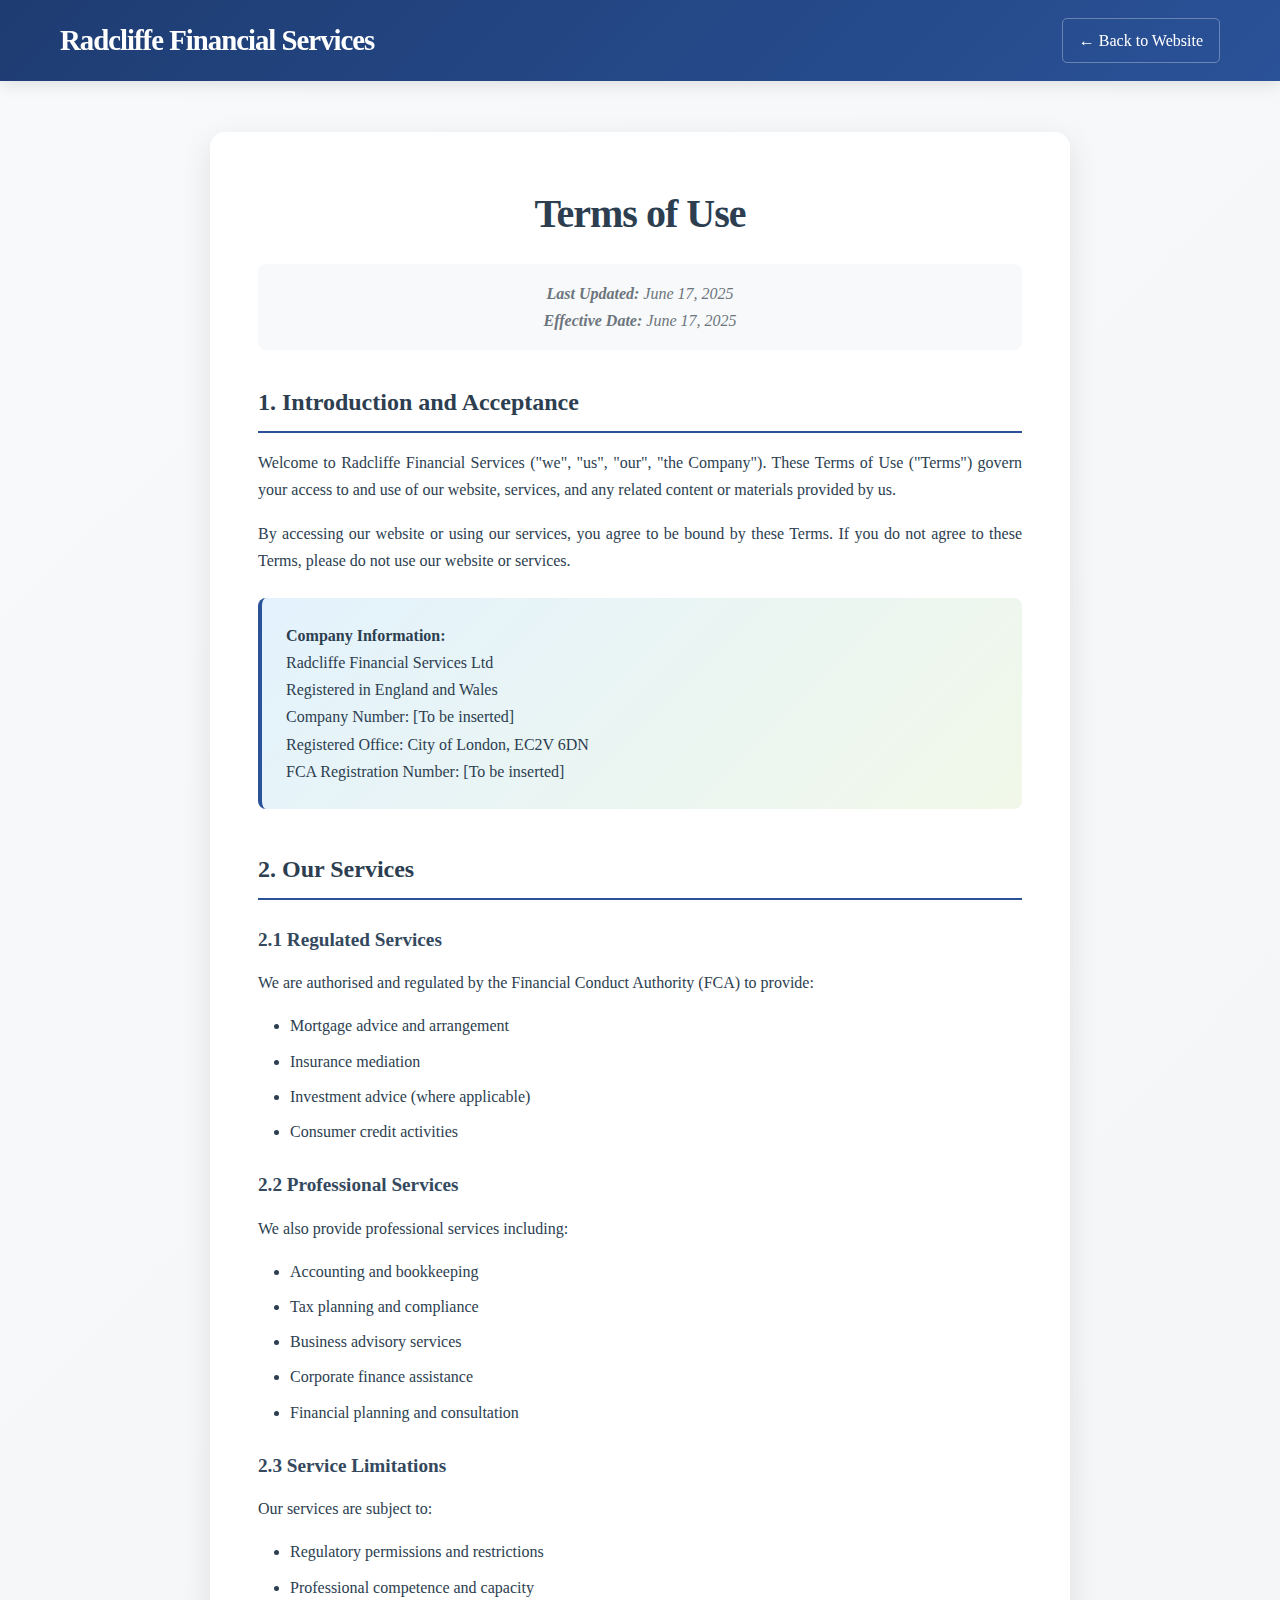
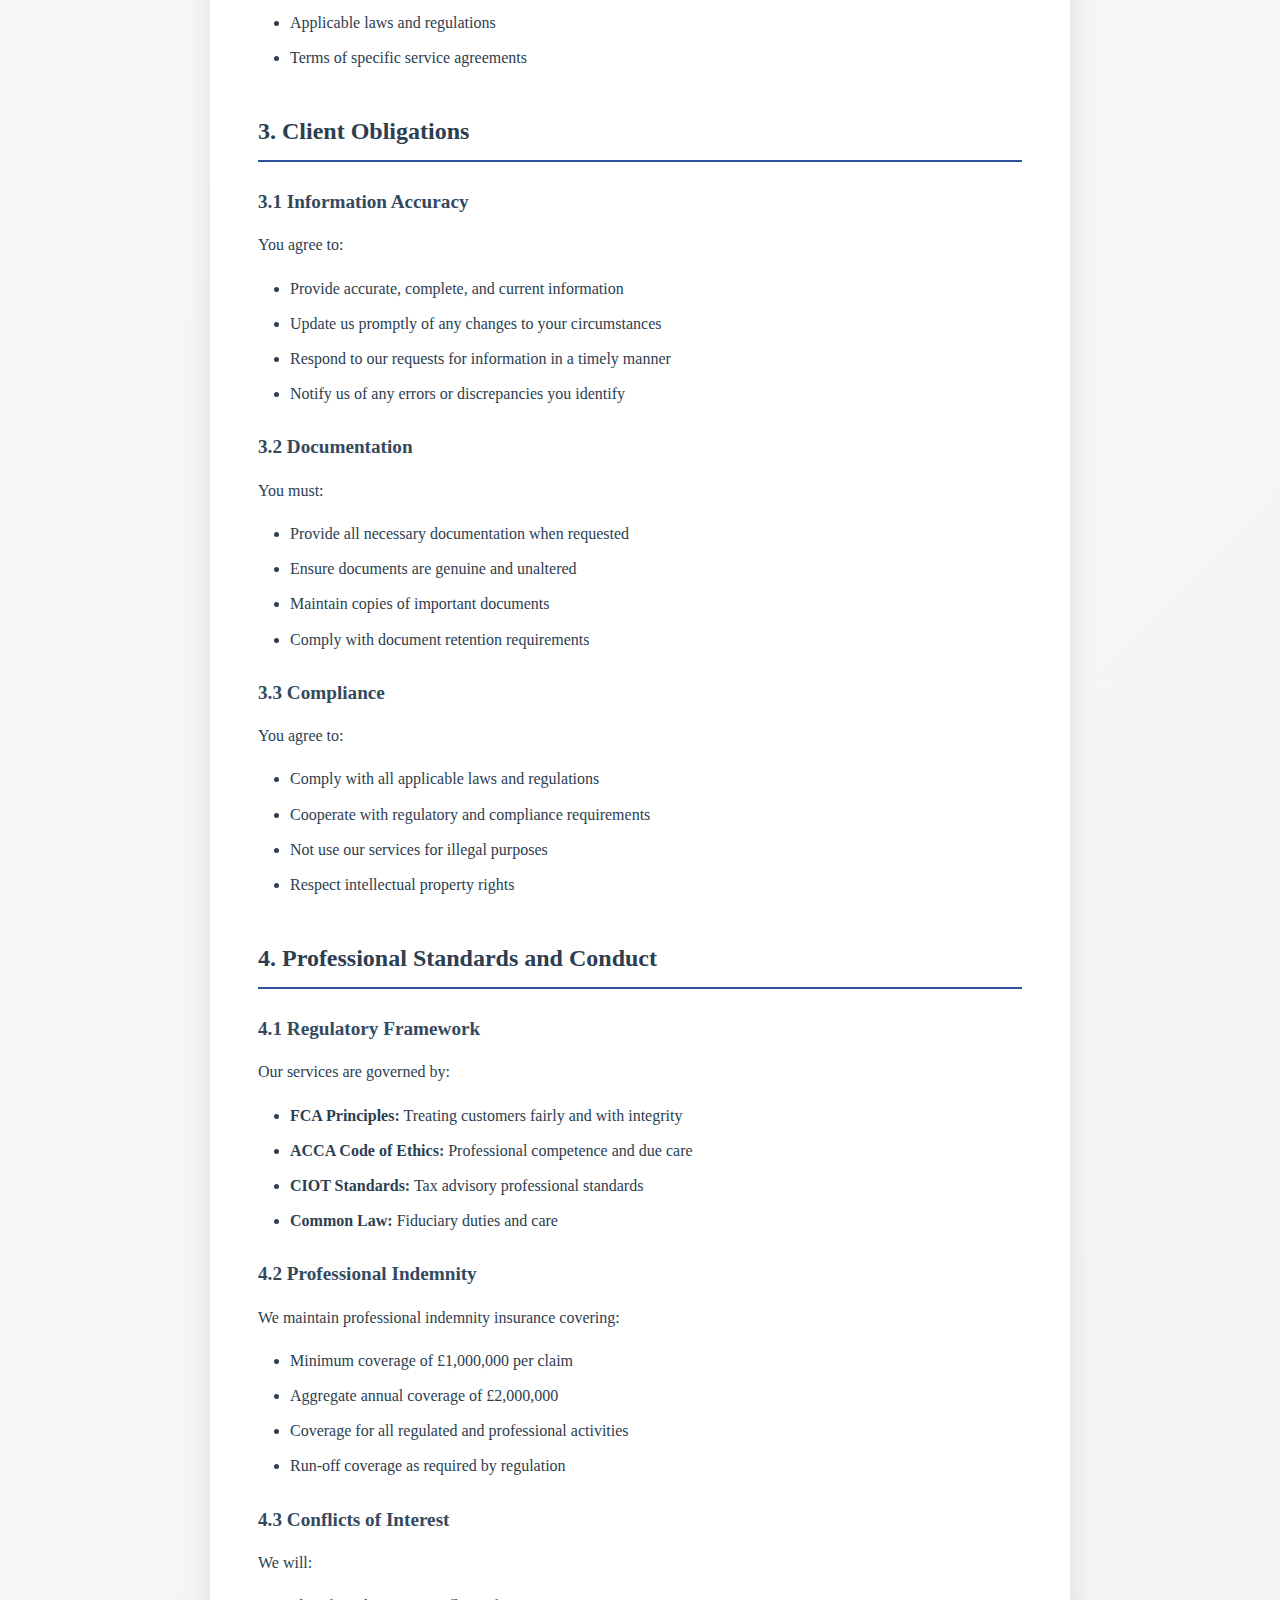
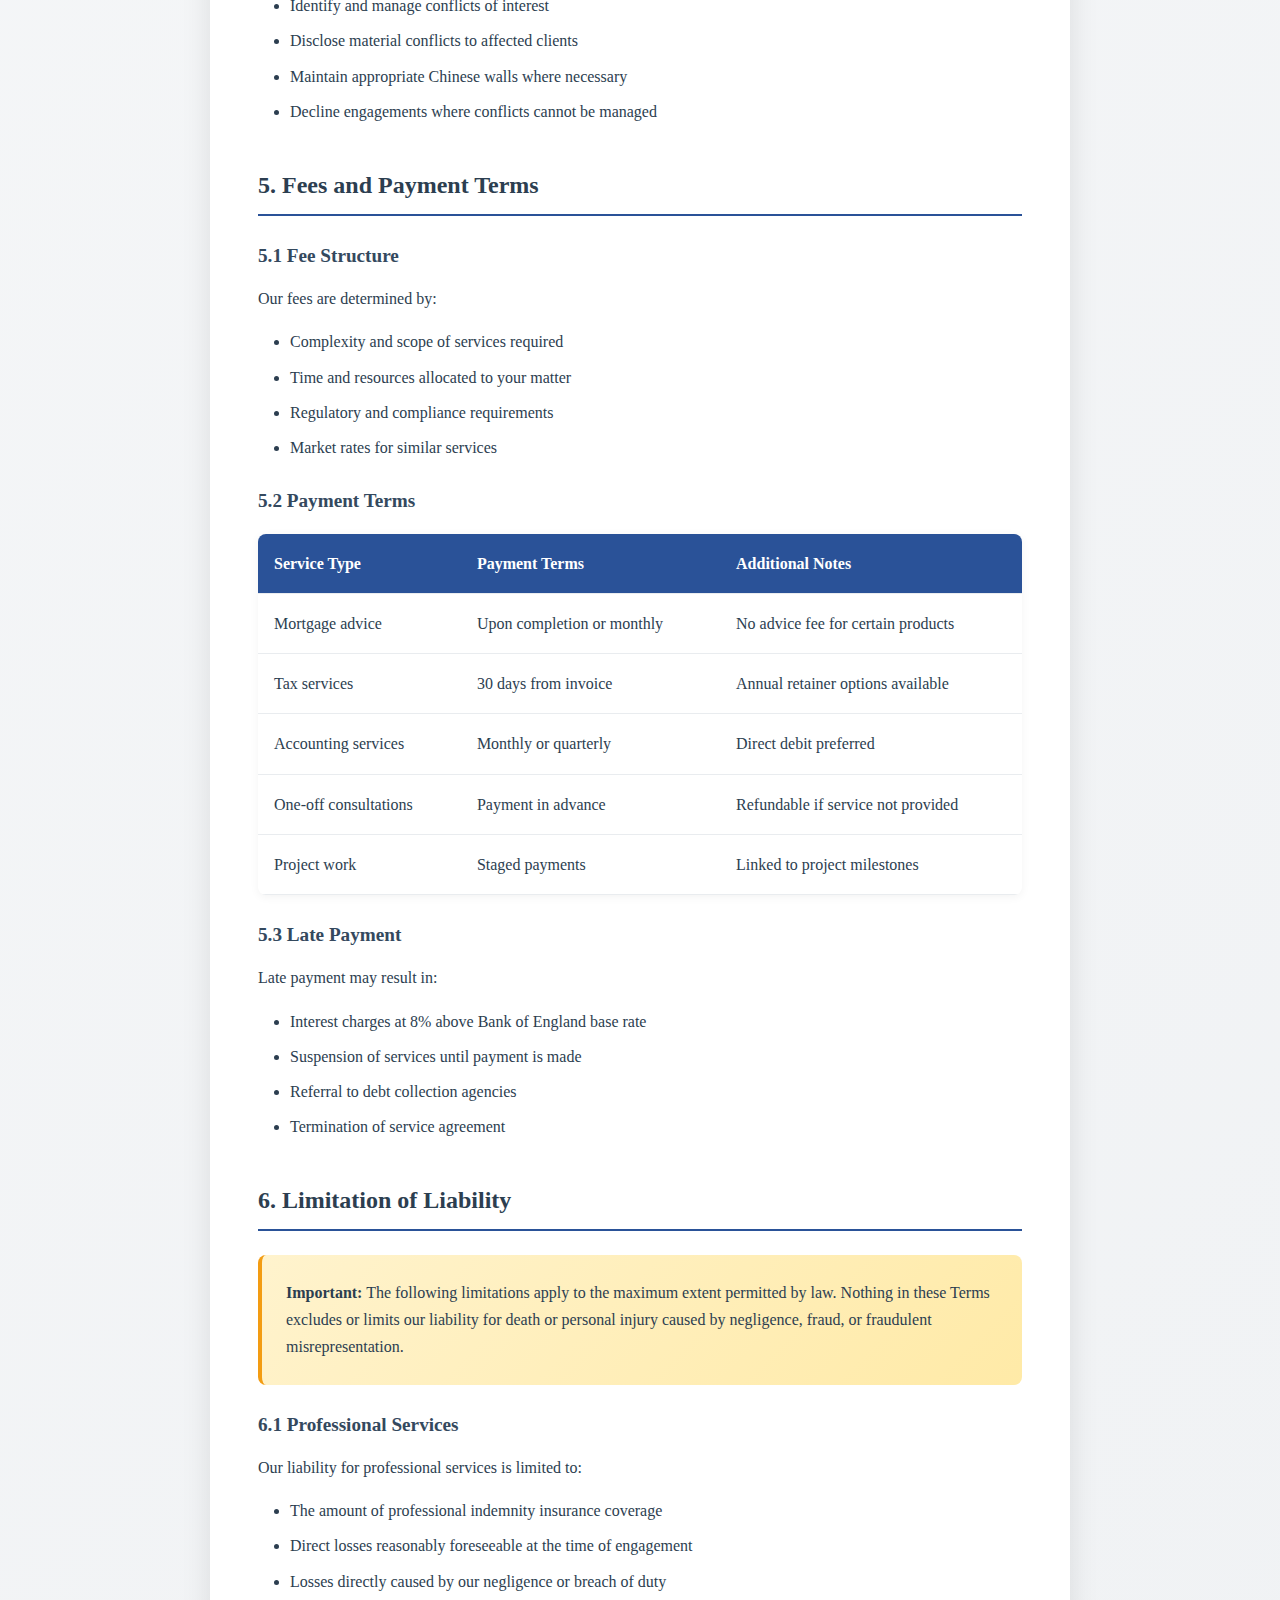
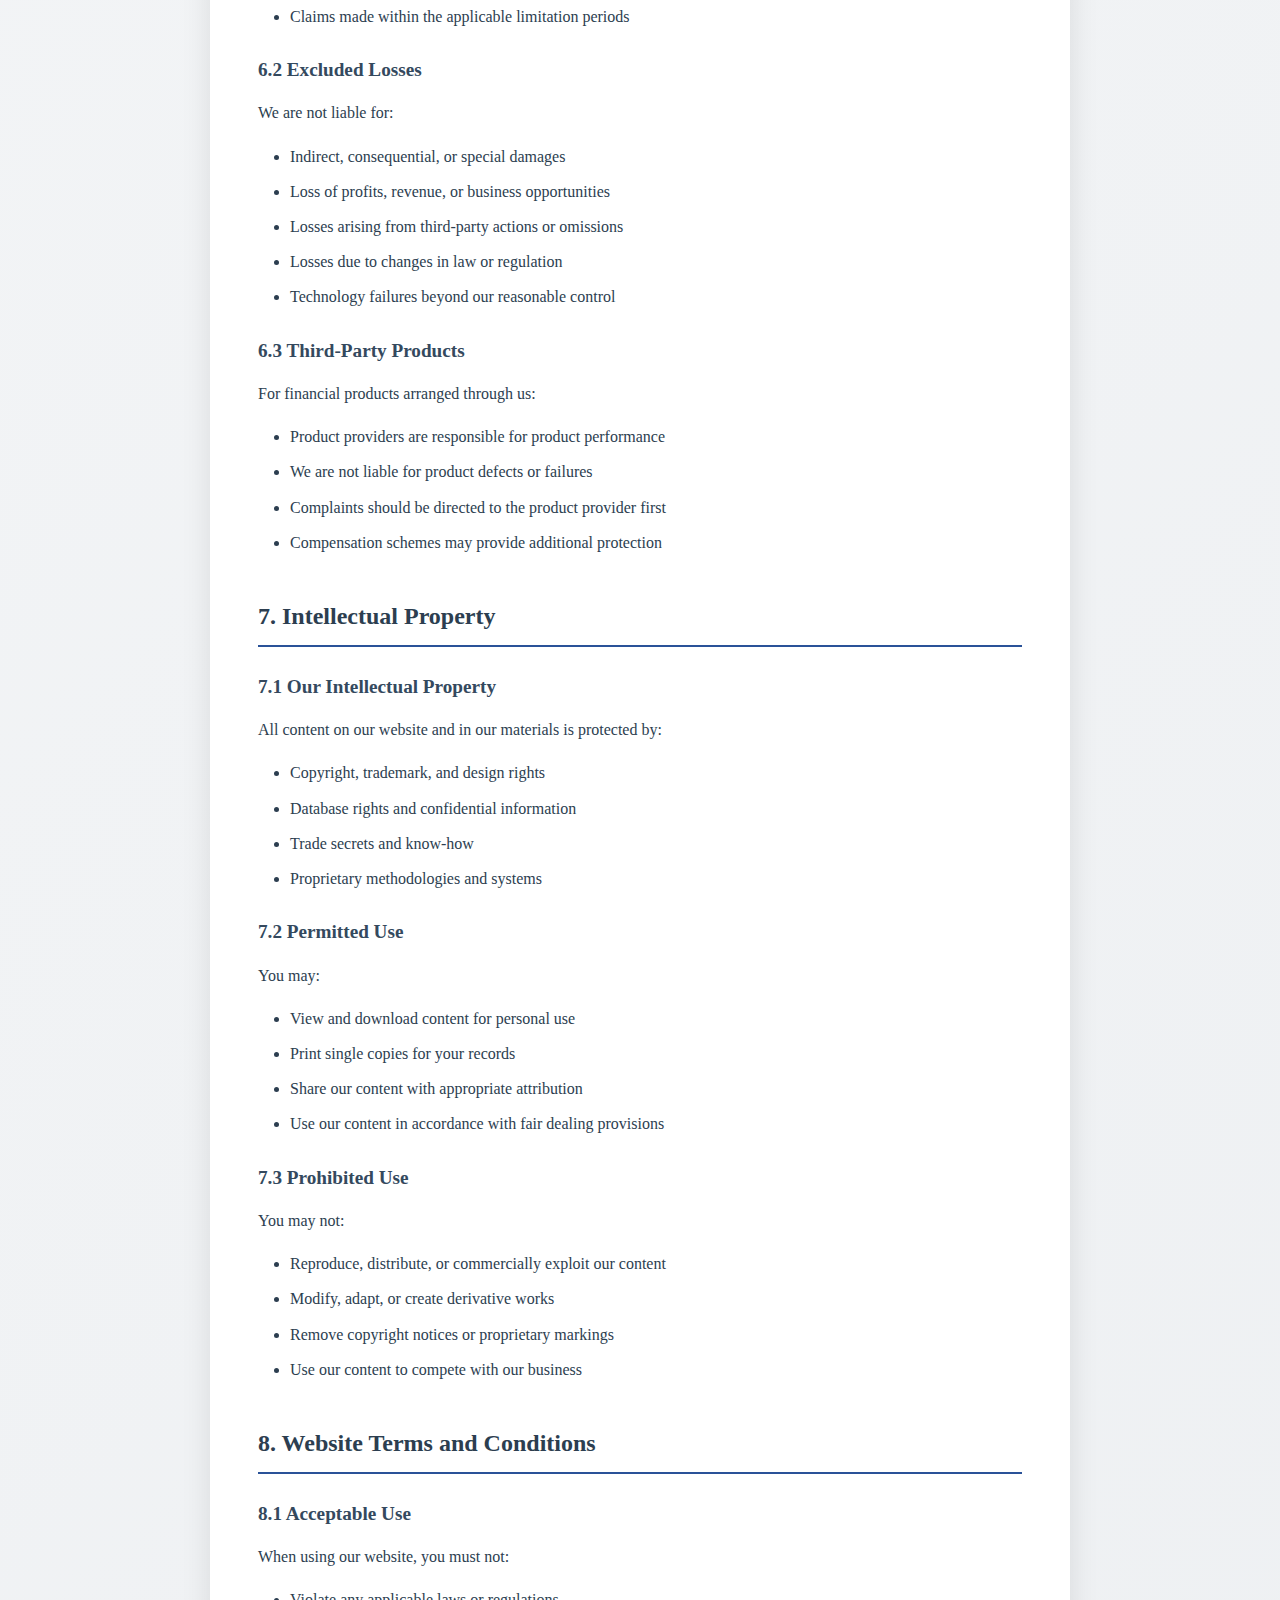
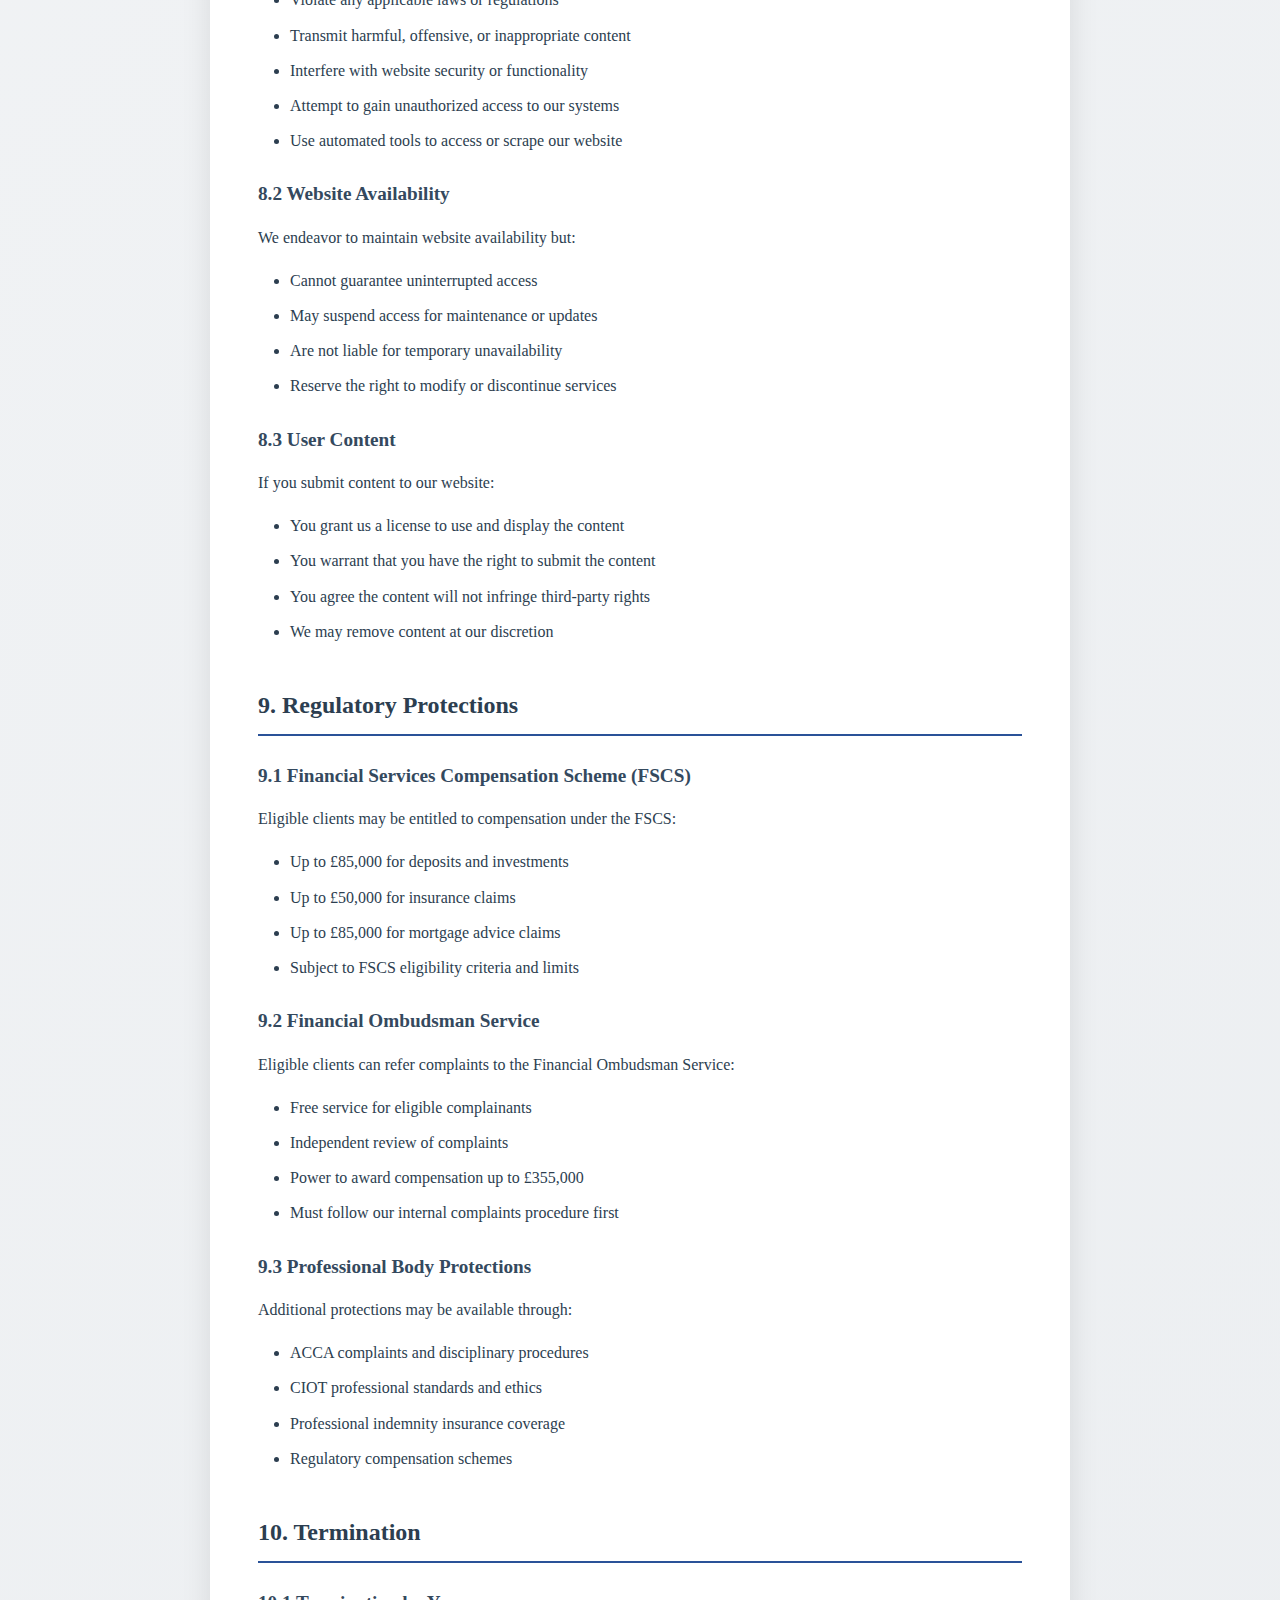
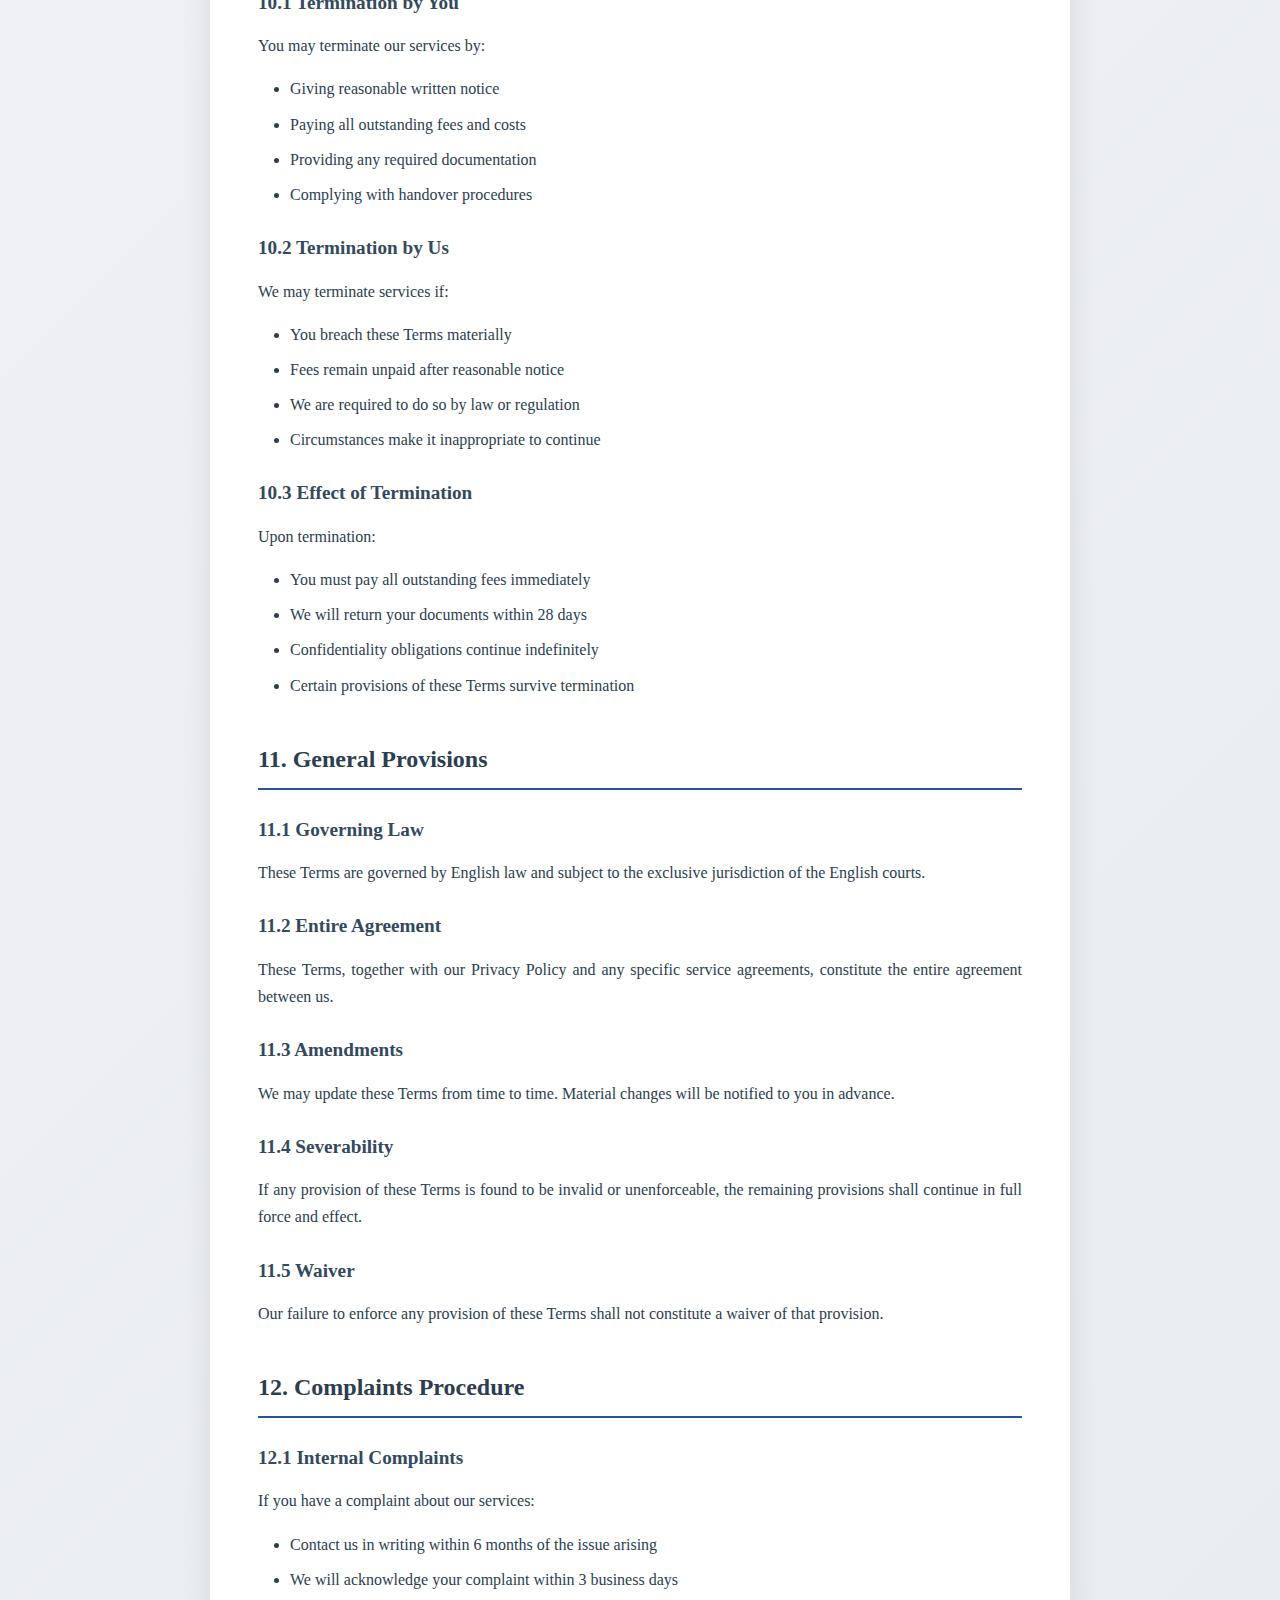
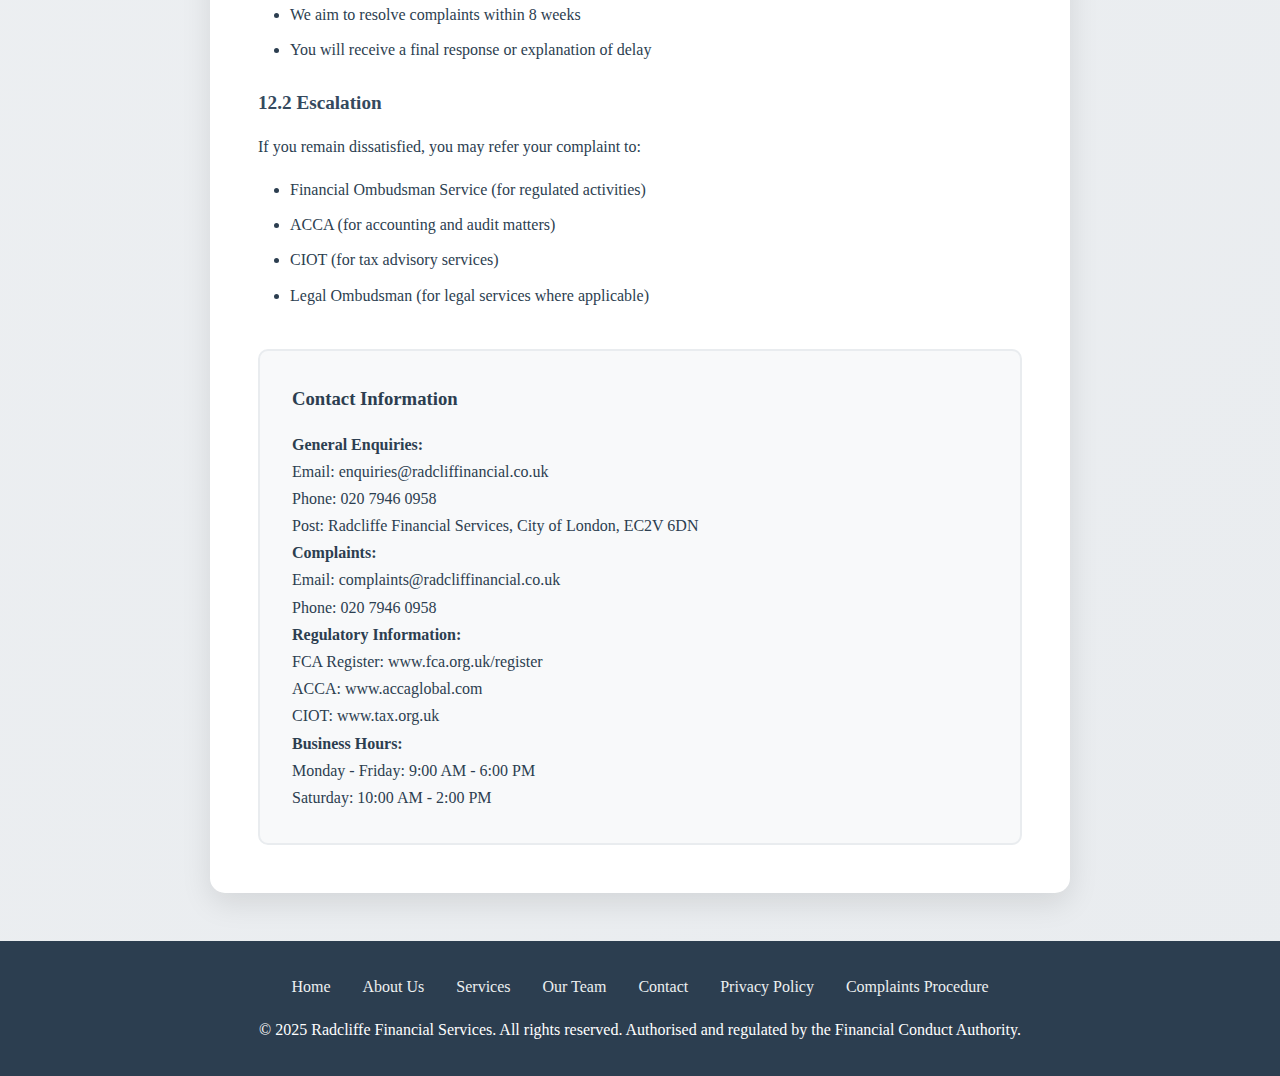
<file: terms.html>
<!DOCTYPE html>
<html lang="en">
<head>
    <meta charset="UTF-8">
    <meta name="viewport" content="width=device-width, initial-scale=1.0">
    <link rel="icon" type="image/png" href="favicon.png" sizes="512x512" />
    <title>Terms of Use - Radcliffe Financial Services</title>
    <style>
        * {
            margin: 0;
            padding: 0;
            box-sizing: border-box;
        }

        body {
            font-family: 'Georgia', serif;
            line-height: 1.7;
            color: #2c3e50;
            background: linear-gradient(135deg, #f8f9fa 0%, #e9ecef 100%);
            padding-top: 100px;
        }

        .container {
            max-width: 900px;
            margin: 0 auto;
            padding: 0 20px;
        }

        /* Header */
        header {
            background: linear-gradient(135deg, #1e3c72 0%, #2a5298 100%);
            color: white;
            padding: 1rem 0;
            box-shadow: 0 4px 15px rgba(0,0,0,0.1);
            position: fixed;
            top: 0;
            left: 0;
            right: 0;
            z-index: 1000;
        }

        .header-content {
            display: flex;
            justify-content: space-between;
            align-items: center;
            max-width: 1200px;
            margin: 0 auto;
            padding: 0 20px;
        }

        .logo {
            font-size: 1.8rem;
            font-weight: bold;
            letter-spacing: -1px;
        }

        .back-link {
            color: white;
            text-decoration: none;
            padding: 0.5rem 1rem;
            border: 1px solid rgba(255,255,255,0.3);
            border-radius: 5px;
            transition: all 0.3s ease;
        }

        .back-link:hover {
            background: rgba(255,255,255,0.1);
            transform: translateY(-2px);
        }

        /* Main Content */
        .main-content {
            background: white;
            margin: 2rem 0;
            padding: 3rem;
            border-radius: 15px;
            box-shadow: 0 10px 30px rgba(0,0,0,0.1);
            scroll-margin-top: 100px;
        }

        .page-title {
            font-size: 2.5rem;
            color: #2c3e50;
            margin-bottom: 1rem;
            text-align: center;
            letter-spacing: -1px;
        }

        .last-updated {
            text-align: center;
            color: #6c757d;
            margin-bottom: 2rem;
            font-style: italic;
            padding: 1rem;
            background: #f8f9fa;
            border-radius: 8px;
        }

        .section {
            margin-bottom: 2.5rem;
        }

        .section h2 {
            color: #2c3e50;
            font-size: 1.5rem;
            margin-bottom: 1rem;
            padding-bottom: 0.5rem;
            border-bottom: 2px solid #2a5298;
        }

        .section h3 {
            color: #34495e;
            font-size: 1.2rem;
            margin: 1.5rem 0 0.8rem 0;
        }

        .section p {
            margin-bottom: 1rem;
            text-align: justify;
        }

        .section ul {
            margin: 1rem 0 1rem 2rem;
        }

        .section li {
            margin-bottom: 0.5rem;
        }

        .highlight-box {
            background: linear-gradient(135deg, #e3f2fd 0%, #f1f8e9 100%);
            border-left: 4px solid #2a5298;
            padding: 1.5rem;
            margin: 1.5rem 0;
            border-radius: 8px;
        }

        .warning-box {
            background: linear-gradient(135deg, #fff3cd 0%, #ffeaa7 100%);
            border-left: 4px solid #f39c12;
            padding: 1.5rem;
            margin: 1.5rem 0;
            border-radius: 8px;
        }

        .contact-info {
            background: #f8f9fa;
            padding: 2rem;
            border-radius: 10px;
            border: 2px solid #e9ecef;
            margin-top: 2rem;
        }

        .contact-info h3 {
            color: #2c3e50;
            margin-bottom: 1rem;
        }

        .data-table {
            width: 100%;
            border-collapse: collapse;
            margin: 1rem 0;
            background: white;
            border-radius: 8px;
            overflow: hidden;
            box-shadow: 0 2px 10px rgba(0,0,0,0.05);
        }

        .data-table th,
        .data-table td {
            padding: 1rem;
            text-align: left;
            border-bottom: 1px solid #e9ecef;
        }

        .data-table th {
            background: #2a5298;
            color: white;
            font-weight: 600;
        }

        .data-table tr:hover {
            background: #f8f9fa;
        }

        /* Footer */
        footer {
            background: #2c3e50;
            color: white;
            padding: 2rem 0;
            text-align: center;
            margin-top: 3rem;
        }

        .footer-links {
            display: flex;
            justify-content: center;
            gap: 2rem;
            margin-bottom: 1rem;
            flex-wrap: wrap;
        }

        .footer-links a {
            color: #ecf0f1;
            text-decoration: none;
            transition: color 0.3s ease;
        }

        .footer-links a:hover {
            color: #f5f2e8;
        }

        /* Responsive */
        @media (max-width: 768px) {
            .main-content {
                padding: 2rem 1rem;
                scroll-margin-top: 350px;
            }

            .page-title {
                font-size: 2rem;
            }

            .section ul {
                margin-left: 1rem;
            }

            .data-table {
                font-size: 0.9rem;
            }

            .data-table th,
            .data-table td {
                padding: 0.5rem;
            }
        }
    </style>
</head>
<body>
    <header>
        <div class="header-content">
            <div class="logo">Radcliffe Financial Services</div>
            <a href="/" class="back-link" onclick="history.back()">← Back to Website</a>
        </div>
    </header>

    <div class="container">
        <div class="main-content">
            <h1 class="page-title">Terms of Use</h1>
            
            <div class="last-updated">
                <strong>Last Updated:</strong> June 17, 2025<br>
                <strong>Effective Date:</strong> June 17, 2025
            </div>

            <div class="section">
                <h2>1. Introduction and Acceptance</h2>
                <p>Welcome to Radcliffe Financial Services ("we", "us", "our", "the Company"). These Terms of Use ("Terms") govern your access to and use of our website, services, and any related content or materials provided by us.</p>
                
                <p>By accessing our website or using our services, you agree to be bound by these Terms. If you do not agree to these Terms, please do not use our website or services.</p>
                
                <div class="highlight-box">
                    <strong>Company Information:</strong><br>
                    Radcliffe Financial Services Ltd<br>
                    Registered in England and Wales<br>
                    Company Number: [To be inserted]<br>
                    Registered Office: City of London, EC2V 6DN<br>
                    FCA Registration Number: [To be inserted]
                </div>
            </div>

            <div class="section">
                <h2>2. Our Services</h2>
                
                <h3>2.1 Regulated Services</h3>
                <p>We are authorised and regulated by the Financial Conduct Authority (FCA) to provide:</p>
                <ul>
                    <li>Mortgage advice and arrangement</li>
                    <li>Insurance mediation</li>
                    <li>Investment advice (where applicable)</li>
                    <li>Consumer credit activities</li>
                </ul>

                <h3>2.2 Professional Services</h3>
                <p>We also provide professional services including:</p>
                <ul>
                    <li>Accounting and bookkeeping</li>
                    <li>Tax planning and compliance</li>
                    <li>Business advisory services</li>
                    <li>Corporate finance assistance</li>
                    <li>Financial planning and consultation</li>
                </ul>

                <h3>2.3 Service Limitations</h3>
                <p>Our services are subject to:</p>
                <ul>
                    <li>Regulatory permissions and restrictions</li>
                    <li>Professional competence and capacity</li>
                    <li>Applicable laws and regulations</li>
                    <li>Terms of specific service agreements</li>
                </ul>
            </div>

            <div class="section">
                <h2>3. Client Obligations</h2>
                
                <h3>3.1 Information Accuracy</h3>
                <p>You agree to:</p>
                <ul>
                    <li>Provide accurate, complete, and current information</li>
                    <li>Update us promptly of any changes to your circumstances</li>
                    <li>Respond to our requests for information in a timely manner</li>
                    <li>Notify us of any errors or discrepancies you identify</li>
                </ul>

                <h3>3.2 Documentation</h3>
                <p>You must:</p>
                <ul>
                    <li>Provide all necessary documentation when requested</li>
                    <li>Ensure documents are genuine and unaltered</li>
                    <li>Maintain copies of important documents</li>
                    <li>Comply with document retention requirements</li>
                </ul>

                <h3>3.3 Compliance</h3>
                <p>You agree to:</p>
                <ul>
                    <li>Comply with all applicable laws and regulations</li>
                    <li>Cooperate with regulatory and compliance requirements</li>
                    <li>Not use our services for illegal purposes</li>
                    <li>Respect intellectual property rights</li>
                </ul>
            </div>

            <div class="section">
                <h2>4. Professional Standards and Conduct</h2>
                
                <h3>4.1 Regulatory Framework</h3>
                <p>Our services are governed by:</p>
                <ul>
                    <li><strong>FCA Principles:</strong> Treating customers fairly and with integrity</li>
                    <li><strong>ACCA Code of Ethics:</strong> Professional competence and due care</li>
                    <li><strong>CIOT Standards:</strong> Tax advisory professional standards</li>
                    <li><strong>Common Law:</strong> Fiduciary duties and care</li>
                </ul>

                <h3>4.2 Professional Indemnity</h3>
                <p>We maintain professional indemnity insurance covering:</p>
                <ul>
                    <li>Minimum coverage of £1,000,000 per claim</li>
                    <li>Aggregate annual coverage of £2,000,000</li>
                    <li>Coverage for all regulated and professional activities</li>
                    <li>Run-off coverage as required by regulation</li>
                </ul>

                <h3>4.3 Conflicts of Interest</h3>
                <p>We will:</p>
                <ul>
                    <li>Identify and manage conflicts of interest</li>
                    <li>Disclose material conflicts to affected clients</li>
                    <li>Maintain appropriate Chinese walls where necessary</li>
                    <li>Decline engagements where conflicts cannot be managed</li>
                </ul>
            </div>

            <div class="section">
                <h2>5. Fees and Payment Terms</h2>
                
                <h3>5.1 Fee Structure</h3>
                <p>Our fees are determined by:</p>
                <ul>
                    <li>Complexity and scope of services required</li>
                    <li>Time and resources allocated to your matter</li>
                    <li>Regulatory and compliance requirements</li>
                    <li>Market rates for similar services</li>
                </ul>

                <h3>5.2 Payment Terms</h3>
                <table class="data-table">
                    <thead>
                        <tr>
                            <th>Service Type</th>
                            <th>Payment Terms</th>
                            <th>Additional Notes</th>
                        </tr>
                    </thead>
                    <tbody>
                        <tr>
                            <td>Mortgage advice</td>
                            <td>Upon completion or monthly</td>
                            <td>No advice fee for certain products</td>
                        </tr>
                        <tr>
                            <td>Tax services</td>
                            <td>30 days from invoice</td>
                            <td>Annual retainer options available</td>
                        </tr>
                        <tr>
                            <td>Accounting services</td>
                            <td>Monthly or quarterly</td>
                            <td>Direct debit preferred</td>
                        </tr>
                        <tr>
                            <td>One-off consultations</td>
                            <td>Payment in advance</td>
                            <td>Refundable if service not provided</td>
                        </tr>
                        <tr>
                            <td>Project work</td>
                            <td>Staged payments</td>
                            <td>Linked to project milestones</td>
                        </tr>
                    </tbody>
                </table>

                <h3>5.3 Late Payment</h3>
                <p>Late payment may result in:</p>
                <ul>
                    <li>Interest charges at 8% above Bank of England base rate</li>
                    <li>Suspension of services until payment is made</li>
                    <li>Referral to debt collection agencies</li>
                    <li>Termination of service agreement</li>
                </ul>
            </div>

            <div class="section">
                <h2>6. Limitation of Liability</h2>
                
                <div class="warning-box">
                    <strong>Important:</strong> The following limitations apply to the maximum extent permitted by law. Nothing in these Terms excludes or limits our liability for death or personal injury caused by negligence, fraud, or fraudulent misrepresentation.
                </div>

                <h3>6.1 Professional Services</h3>
                <p>Our liability for professional services is limited to:</p>
                <ul>
                    <li>The amount of professional indemnity insurance coverage</li>
                    <li>Direct losses reasonably foreseeable at the time of engagement</li>
                    <li>Losses directly caused by our negligence or breach of duty</li>
                    <li>Claims made within the applicable limitation periods</li>
                </ul>

                <h3>6.2 Excluded Losses</h3>
                <p>We are not liable for:</p>
                <ul>
                    <li>Indirect, consequential, or special damages</li>
                    <li>Loss of profits, revenue, or business opportunities</li>
                    <li>Losses arising from third-party actions or omissions</li>
                    <li>Losses due to changes in law or regulation</li>
                    <li>Technology failures beyond our reasonable control</li>
                </ul>

                <h3>6.3 Third-Party Products</h3>
                <p>For financial products arranged through us:</p>
                <ul>
                    <li>Product providers are responsible for product performance</li>
                    <li>We are not liable for product defects or failures</li>
                    <li>Complaints should be directed to the product provider first</li>
                    <li>Compensation schemes may provide additional protection</li>
                </ul>
            </div>

            <div class="section">
                <h2>7. Intellectual Property</h2>
                
                <h3>7.1 Our Intellectual Property</h3>
                <p>All content on our website and in our materials is protected by:</p>
                <ul>
                    <li>Copyright, trademark, and design rights</li>
                    <li>Database rights and confidential information</li>
                    <li>Trade secrets and know-how</li>
                    <li>Proprietary methodologies and systems</li>
                </ul>

                <h3>7.2 Permitted Use</h3>
                <p>You may:</p>
                <ul>
                    <li>View and download content for personal use</li>
                    <li>Print single copies for your records</li>
                    <li>Share our content with appropriate attribution</li>
                    <li>Use our content in accordance with fair dealing provisions</li>
                </ul>

                <h3>7.3 Prohibited Use</h3>
                <p>You may not:</p>
                <ul>
                    <li>Reproduce, distribute, or commercially exploit our content</li>
                    <li>Modify, adapt, or create derivative works</li>
                    <li>Remove copyright notices or proprietary markings</li>
                    <li>Use our content to compete with our business</li>
                </ul>
            </div>

            <div class="section">
                <h2>8. Website Terms and Conditions</h2>
                
                <h3>8.1 Acceptable Use</h3>
                <p>When using our website, you must not:</p>
                <ul>
                    <li>Violate any applicable laws or regulations</li>
                    <li>Transmit harmful, offensive, or inappropriate content</li>
                    <li>Interfere with website security or functionality</li>
                    <li>Attempt to gain unauthorized access to our systems</li>
                    <li>Use automated tools to access or scrape our website</li>
                </ul>

                <h3>8.2 Website Availability</h3>
                <p>We endeavor to maintain website availability but:</p>
                <ul>
                    <li>Cannot guarantee uninterrupted access</li>
                    <li>May suspend access for maintenance or updates</li>
                    <li>Are not liable for temporary unavailability</li>
                    <li>Reserve the right to modify or discontinue services</li>
                </ul>

                <h3>8.3 User Content</h3>
                <p>If you submit content to our website:</p>
                <ul>
                    <li>You grant us a license to use and display the content</li>
                    <li>You warrant that you have the right to submit the content</li>
                    <li>You agree the content will not infringe third-party rights</li>
                    <li>We may remove content at our discretion</li>
                </ul>
            </div>

            <div class="section">
                <h2>9. Regulatory Protections</h2>
                
                <h3>9.1 Financial Services Compensation Scheme (FSCS)</h3>
                <p>Eligible clients may be entitled to compensation under the FSCS:</p>
                <ul>
                    <li>Up to £85,000 for deposits and investments</li>
                    <li>Up to £50,000 for insurance claims</li>
                    <li>Up to £85,000 for mortgage advice claims</li>
                    <li>Subject to FSCS eligibility criteria and limits</li>
                </ul>

                <h3>9.2 Financial Ombudsman Service</h3>
                <p>Eligible clients can refer complaints to the Financial Ombudsman Service:</p>
                <ul>
                    <li>Free service for eligible complainants</li>
                    <li>Independent review of complaints</li>
                    <li>Power to award compensation up to £355,000</li>
                    <li>Must follow our internal complaints procedure first</li>
                </ul>

                <h3>9.3 Professional Body Protections</h3>
                <p>Additional protections may be available through:</p>
                <ul>
                    <li>ACCA complaints and disciplinary procedures</li>
                    <li>CIOT professional standards and ethics</li>
                    <li>Professional indemnity insurance coverage</li>
                    <li>Regulatory compensation schemes</li>
                </ul>
            </div>

            <div class="section">
                <h2>10. Termination</h2>
                
                <h3>10.1 Termination by You</h3>
                <p>You may terminate our services by:</p>
                <ul>
                    <li>Giving reasonable written notice</li>
                    <li>Paying all outstanding fees and costs</li>
                    <li>Providing any required documentation</li>
                    <li>Complying with handover procedures</li>
                </ul>

                <h3>10.2 Termination by Us</h3>
                <p>We may terminate services if:</p>
                <ul>
                    <li>You breach these Terms materially</li>
                    <li>Fees remain unpaid after reasonable notice</li>
                    <li>We are required to do so by law or regulation</li>
                    <li>Circumstances make it inappropriate to continue</li>
                </ul>

                <h3>10.3 Effect of Termination</h3>
                <p>Upon termination:</p>
                <ul>
                    <li>You must pay all outstanding fees immediately</li>
                    <li>We will return your documents within 28 days</li>
                    <li>Confidentiality obligations continue indefinitely</li>
                    <li>Certain provisions of these Terms survive termination</li>
                </ul>
            </div>

            <div class="section">
                <h2>11. General Provisions</h2>
                
                <h3>11.1 Governing Law</h3>
                <p>These Terms are governed by English law and subject to the exclusive jurisdiction of the English courts.</p>

                <h3>11.2 Entire Agreement</h3>
                <p>These Terms, together with our Privacy Policy and any specific service agreements, constitute the entire agreement between us.</p>

                <h3>11.3 Amendments</h3>
                <p>We may update these Terms from time to time. Material changes will be notified to you in advance.</p>

                <h3>11.4 Severability</h3>
                <p>If any provision of these Terms is found to be invalid or unenforceable, the remaining provisions shall continue in full force and effect.</p>

                <h3>11.5 Waiver</h3>
                <p>Our failure to enforce any provision of these Terms shall not constitute a waiver of that provision.</p>
            </div>

            <section id="complaints-procedure" class="section">
                <h2>12. Complaints Procedure</h2>
                
                <h3>12.1 Internal Complaints</h3>
                <p>If you have a complaint about our services:</p>
                <ul>
                    <li>Contact us in writing within 6 months of the issue arising</li>
                    <li>We will acknowledge your complaint within 3 business days</li>
                    <li>We aim to resolve complaints within 8 weeks</li>
                    <li>You will receive a final response or explanation of delay</li>
                </ul>

                <h3>12.2 Escalation</h3>
                <p>If you remain dissatisfied, you may refer your complaint to:</p>
                <ul>
                    <li>Financial Ombudsman Service (for regulated activities)</li>
                    <li>ACCA (for accounting and audit matters)</li>
                    <li>CIOT (for tax advisory services)</li>
                    <li>Legal Ombudsman (for legal services where applicable)</li>
                </ul>
            </section>

            <div class="contact-info">
                <h3>Contact Information</h3>
                <p><strong>General Enquiries:</strong><br>
                Email: enquiries@radcliffinancial.co.uk<br>
                Phone: 020 7946 0958<br>
                Post: Radcliffe Financial Services, City of London, EC2V 6DN</p>

                <p><strong>Complaints:</strong><br>
                Email: complaints@radcliffinancial.co.uk<br>
                Phone: 020 7946 0958</p>

                <p><strong>Regulatory Information:</strong><br>
                FCA Register: www.fca.org.uk/register<br>
                ACCA: www.accaglobal.com<br>
                CIOT: www.tax.org.uk</p>

                <p><strong>Business Hours:</strong><br>
                Monday - Friday: 9:00 AM - 6:00 PM<br>
                Saturday: 10:00 AM - 2:00 PM</p>
            </div>
        </div>
    </div>

    <footer>
        <div class="container">
            <div class="footer-links">
                <a href="/">Home</a>
                <a href="/#about">About Us</a>
                <a href="/#services">Services</a>
                <a href="/#team">Our Team</a>
                <a href="/#contact">Contact</a>
                <a href="/privacy-policy">Privacy Policy</a>
                <a href="#complaints-procedure">Complaints Procedure</a>
            </div>
            <p>© 2025 Radcliffe Financial Services. All rights reserved. Authorised and regulated by the Financial Conduct Authority.</p>
        </div>
    </footer>
</body>
</html>
</file>
<file: styles.css>
* {
            margin: 0;
            padding: 0;
            box-sizing: border-box;
        }

        html, body {
        max-width: 100%;
        overflow-x: hidden;
        }

        body {
            font-family: 'Georgia', serif;
            line-height: 1.6;
            color: #2c3e50;
            background: linear-gradient(135deg, #f8f9fa 0%, #e9ecef 100%);
            overflow-x: hidden;
        }

        .container {
            max-width: 1400px;
            margin: 0 auto;
            padding: 0 20px;
        }

        /* Scroll Animation Classes */
        .fade-in {
            opacity: 0;
            transform: translateY(30px);
            transition: all 0.8s ease;
        }

        .fade-in.visible {
            opacity: 1;
            transform: translateY(0);
        }

        .slide-in-left {
            opacity: 0;
            transform: translateX(-50px);
            transition: all 0.8s ease;
        }

        .slide-in-left.visible {
            opacity: 1;
            transform: translateX(0);
        }

        .slide-in-right {
            opacity: 0;
            transform: translateX(50px);
            transition: all 0.8s ease;
        }

        .slide-in-right.visible {
            opacity: 1;
            transform: translateX(0);
        }

        .scale-in {
            opacity: 0;
            transform: scale(0.8);
            transition: all 0.8s ease;
        }

        .scale-in.visible {
            opacity: 1;
            transform: scale(1);
        }

        .stagger-1 { transition-delay: 0.1s; }
        .stagger-2 { transition-delay: 0.2s; }
        .stagger-3 { transition-delay: 0.3s; }

        /* Header */
        header {
            background: linear-gradient(135deg, #1e3c72 0%, #2a5298 100%);
            color: white;
            padding: 1rem 0;
            box-shadow: 0 4px 15px rgba(0,0,0,0.1);
            position: sticky;
            top: 0;
            left: 0;
            right: 0;
            z-index: 1000;
            transition: all 0.3s ease;
        }

        .header-content {
            display: flex;
            flex-direction: row;
            justify-content: space-between;
            align-items: center;
        }

        .logo {
            font-size: 2rem;
            font-weight: bold;
            letter-spacing: -1px;
        }

        .nav-menu {
            display: flex;
            list-style: none;
            gap: 1rem;
            margin: 0;
        }

        .nav-menu a {
            color: white;
            text-decoration: none;
            font-weight: 500;
            transition: all 0.3s ease;
            padding: 0.5rem 1rem;
            border-radius: 5px;
            position: relative;
        }

        .nav-menu a:hover {
            background: rgba(255,255,255,0.1);
            transform: translateY(-2px);
        }

        .nav-menu a::after {
            content: '';
            position: absolute;
            bottom: -5px;
            left: 50%;
            width: 0;
            height: 2px;
            background: #ecf0f1;
            transition: all 0.3s ease;
            transform: translateX(-50%);
        }

        .nav-menu a:hover::after {
            width: 80%;
        }

        .contact-info {
            font-size: 0.9rem;
            list-style: none;
        }

        .contact-info a {
            text-decoration: none;
            margin: 2px 0;
            color: #ecf0f1;
            transition: color 0.3s ease;
        }
        
        .contact-info a:hover {
            color: #fcf1c9;
        }
        
        /* Mobile menu */
        .mobile-menu-toggle {
            display: none;
            background: none;
            border: none;
            color: white;
            font-size: 1.5rem;
            cursor: pointer;
            padding: 0.5rem;
        }
        /* Section Scroll Offset */
        section {
            scroll-margin-top: 100px; /* Adjust based on header height */
        }

        /* Smooth Scroll Behavior */
        html {
            scroll-behavior: smooth;
        }

        /* Hero Section */
        .hero {
            background: linear-gradient(135deg, #34495e 0%, #2c3e50 100%);
            color: white;
            padding: 4rem 0;
            text-align: center;
            position: relative;
            overflow: hidden;
        }

        .hero::before {
            content: '';
            position: absolute;
            top: 0;
            left: 0;
            right: 0;
            bottom: 0;
            background: url('data:image/svg+xml,<svg xmlns="http://www.w3.org/2000/svg" viewBox="0 0 100 100"><defs><pattern id="grid" width="10" height="10" patternUnits="userSpaceOnUse"><path d="M 10 0 L 0 0 0 10" fill="none" stroke="rgba(255,255,255,0.05)" stroke-width="1"/></pattern></defs><rect width="100" height="100" fill="url(%23grid)"/></svg>');
            opacity: 0.3;
        }

        .hero-content {
            position: relative;
            z-index: 1;
        }

        .hero h1 {
            font-size: 3rem;
            margin-bottom: 1rem;
            font-weight: normal;
            letter-spacing: -1px;
            animation: heroTitleSlide 1s ease-out;
        }

        .hero .subtitle {
            font-size: 1.3rem;
            margin-bottom: 2rem;
            opacity: 0.9;
            font-style: italic;
            animation: heroSubtitleFade 1s ease-out 0.3s both;
        }

        .credentials {
            display: flex;
            justify-content: center;
            gap: 2rem;
            margin-top: 2rem;
            flex-wrap: wrap;
        }

        .credential {
            background: rgba(255,255,255,0.1);
            padding: 0.5rem 1rem;
            border-radius: 25px;
            border: 1px solid rgba(255,255,255,0.2);
            backdrop-filter: blur(10px);
            font-weight: 500;
            letter-spacing: 0.5px;
            animation: credentialPop 0.6s ease-out both;
        }

        .credential:nth-child(1) { animation-delay: 0.6s; }
        .credential:nth-child(2) { animation-delay: 0.7s; }
        .credential:nth-child(3) { animation-delay: 0.8s; }
        .credential:nth-child(4) { animation-delay: 0.9s; }

        @keyframes heroTitleSlide {
            from {
                opacity: 0;
                transform: translateY(-30px);
            }
            to {
                opacity: 1;
                transform: translateY(0);
            }
        }

        @keyframes heroSubtitleFade {
            from {
                opacity: 0;
                transform: translateY(20px);
            }
            to {
                opacity: 0.9;
                transform: translateY(0);
            }
        }

        @keyframes credentialPop {
            from {
                opacity: 0;
                transform: scale(0.8) translateY(20px);
            }
            to {
                opacity: 1;
                transform: scale(1) translateY(0);
            }
        }

        /* Services Section */
        .services {
            padding: 4rem 0;
            background: white;
        }

        .section-title {
            text-align: center;
            font-size: 2.5rem;
            margin-bottom: 3rem;
            color: #2c3e50;
            font-weight: normal;
            letter-spacing: -1px;
        }

        .services-grid {
            display: grid;
            grid-template-columns: repeat(auto-fit, minmax(350px, 1fr));
            gap: 2rem;
            margin-top: 2rem;
        }

        .service-card {
            background: #f8f9fa;
            padding: 2rem;
            border-radius: 10px;
            border-left: 4px solid #2a5298;
            transition: all 0.3s ease;
            box-shadow: 0 2px 10px rgba(0,0,0,0.05);
        }

        .service-card:hover {
            transform: translateY(-5px);
            box-shadow: 0 8px 25px rgba(0,0,0,0.1);
            background: #ffffff;
        }

        .service-card h3 {
            color: #2c3e50;
            margin-bottom: 1rem;
            font-size: 1.4rem;
            font-weight: 600;
        }

        .service-card ul {
            list-style: none;
            padding-left: 0;
        }

        .service-card li {
            margin-bottom: 0.5rem;
            padding-left: 1.5rem;
            position: relative;
            opacity: 0;
            transform: translateX(-10px);
            animation: listItemSlide 0.4s ease-out both;
        }

        .service-card.visible li:nth-child(1) { animation-delay: 0.1s; }
        .service-card.visible li:nth-child(2) { animation-delay: 0.2s; }
        .service-card.visible li:nth-child(3) { animation-delay: 0.3s; }
        .service-card.visible li:nth-child(4) { animation-delay: 0.4s; }
        .service-card.visible li:nth-child(5) { animation-delay: 0.5s; }
        .service-card.visible li:nth-child(6) { animation-delay: 0.6s; }

        @keyframes listItemSlide {
            to {
                opacity: 1;
                transform: translateX(0);
            }
        }

        .service-card li::before {
            content: '✓';
            position: absolute;
            left: 0;
            color: #27ae60;
            font-weight: bold;
        }

        /* About Section */
        .about {
            padding: 4rem 0;
            background: white;
        }

        .about-content {
            display: grid;
            grid-template-columns: 1fr 2fr;
            gap: 3rem;
            align-items: center;
        }

        .profile-section {
            text-align: center;
            background: #f8f9fa;
            padding: 2rem;
            border-radius: 15px;
            border: 2px solid #e9ecef;
        }

        .profile-image {
            object-fit: cover;
            object-position: 90% 0%;
            width: 200px;
            height: 200px;
            border-radius: 50%;
            margin: 0 auto 1.5rem;
            background: linear-gradient(135deg, #e9ecef 0%, #dee2e6 100%);
            display: flex;
            align-items: center;
            justify-content: center;
            font-size: 4rem;
            color: #6c757d;
            border: 4px solid #2a5298;
            box-shadow: 0 10px 30px rgba(0,0,0,0.1);
        }

        .profile-name {
            font-size: 1.5rem;
            font-weight: bold;
            color: #2c3e50;
            margin-bottom: 0.5rem;
        }

        .profile-title {
            color: #6c757d;
            margin-bottom: 1.5rem;
            font-style: italic;
        }

        .certifications {
            background: #f8f9fa;
            padding: 2rem;
            border-radius: 10px;
            border: 2px solid #e9ecef;
            margin-top: 2rem;
        }

        .certifications h3 {
            color: #2c3e50;
            margin-bottom: 1.5rem;
            font-size: 1.4rem;
        }

        .cert-list {
            list-style: none;
        }

        .cert-list li {
            margin-bottom: 1rem;
            padding: 0.8rem;
            background: white;
            border-radius: 5px;
            border-left: 4px solid #27ae60;
            font-weight: 500;
            box-shadow: 0 2px 5px rgba(0,0,0,0.05);
            opacity: 0;
            transform: translateX(-20px);
            transition: all 0.6s ease;
        }

        .certifications.visible .cert-list li:nth-child(1) { transition-delay: 0.1s; }
        .certifications.visible .cert-list li:nth-child(2) { transition-delay: 0.2s; }
        .certifications.visible .cert-list li:nth-child(3) { transition-delay: 0.3s; }
        .certifications.visible .cert-list li:nth-child(4) { transition-delay: 0.4s; }
        .certifications.visible .cert-list li:nth-child(5) { transition-delay: 0.5s; }
        .certifications.visible .cert-list li:nth-child(6) { transition-delay: 0.6s; }

        .certifications.visible .cert-list li {
            opacity: 1;
            transform: translateX(0);
        }

        .about-text {
            font-size: 1.1rem;
            line-height: 1.8;
        }

        .about-text p {
            margin-bottom: 1.5rem;
        }

        /* Team Section */
        .team {
            padding: 4rem 0;
            background: linear-gradient(135deg, #f8f9fa 0%, #e9ecef 100%);
        }

        .team-grid {
            display: grid;
            grid-template-columns: repeat(auto-fit, minmax(300px, 1fr));
            gap: 2rem;
            margin-top: 3rem;
        }

        .team-member {
            background: white;
            padding: 2rem;
            border-radius: 15px;
            text-align: center;
            box-shadow: 0 10px 30px rgba(0,0,0,0.1);
            transition: all 0.3s ease;
        }

        .team-member:hover {
            transform: translateY(-5px);
            box-shadow: 0 15px 40px rgba(0,0,0,0.15);
        }

        .team-photo {
            object-fit: cover;
            object-position: 90% 0%;
            width: 150px;
            height: 150px;
            border-radius: 50%;
            margin: 0 auto 1.5rem;
            background: linear-gradient(135deg, #e9ecef 0%, #dee2e6 100%);
            display: flex;
            align-items: center;
            justify-content: center;
            font-size: 3rem;
            color: #6c757d;
            border: 3px solid #2a5298;
        }

        .team-member h4 {
            color: #2c3e50;
            margin-bottom: 0.5rem;
            font-size: 1.3rem;
        }

        .team-member .role {
            color: #6c757d;
            margin-bottom: 1rem;
            font-style: italic;
        }

        .team-member p {
            font-size: 0.95rem;
            line-height: 1.6;
            color: #495057;
        }

        /* Consultation Section */
        .consultation {
            background: linear-gradient(135deg, #ecf0f1 0%, #bdc3c7 100%);
            padding: 4rem 0;
        }

        .form-container {
            max-width: 600px;
            margin: 0 auto;
            background: white;
            padding: 2.5rem;
            border-radius: 15px;
            box-shadow: 0 10px 30px rgba(0,0,0,0.1);
        }

        .form-group {
            margin-bottom: 1.5rem;
        }

        .form-group label {
            display: block;
            margin-bottom: 0.5rem;
            font-weight: 600;
            color: #2c3e50;
        }

        .form-group input,
        .form-group select,
        .form-group textarea {
            width: 100%;
            padding: 0.8rem;
            border: 2px solid #e0e0e0;
            border-radius: 5px;
            font-size: 1rem;
            transition: border-color 0.3s ease;
            font-family: inherit;
        }

        .form-group input:focus,
        .form-group select:focus,
        .form-group textarea:focus {
            outline: none;
            border-color: #2a5298;
            box-shadow: 0 0 0 3px rgba(42, 82, 152, 0.1);
        }

        .form-group textarea {
            resize: vertical;
            min-height: 120px;
        }

        .submit-btn {
            background: linear-gradient(135deg, #2a5298 0%, #1e3c72 100%);
            color: white;
            padding: 1rem 2rem;
            border: none;
            border-radius: 5px;
            font-size: 1.1rem;
            cursor: pointer;
            transition: all 0.3s ease;
            width: 100%;
            font-weight: 600;
            letter-spacing: 0.5px;
        }

        .submit-btn:hover {
            transform: translateY(-2px);
            box-shadow: 0 5px 15px rgba(42, 82, 152, 0.3);
        }

        /* Footer */
        footer {
            background: #2c3e50;
            color: white;
            padding: 3rem 0 1rem;
            text-align: left;
        }

        .footer-nav {
            display: flex;
            justify-content: center;
            gap: 3rem;
            margin-bottom: 2rem;
            padding-bottom: 2rem;
            border-bottom: 1px solid #34495e;
        }

        .footer-nav a {
            color: #ecf0f1;
            text-decoration: none;
            font-weight: 500;
            transition: all 0.3s ease;
            padding: 0.5rem 1rem;
            border-radius: 5px;
        }

        .footer-nav a:hover {
            background: rgba(255,255,255,0.1);
            color: white;
            transform: translateY(-2px);
        }

        .footer-content {
            display: grid;
            grid-template-columns: repeat(auto-fit, minmax(250px, 1fr));
            gap: 2rem;
            margin-bottom: 2rem;
        }

        .footer-section h4 {
            margin-bottom: 1rem;
            color: #ecf0f1;
        }

        .footer-section a {
            text-decoration: none;
            color: #ecf0f1;
            transition: color 0.3s ease;
        }

        .footer-section a:hover {
            color: #fcf1c9;
        }

        .footer-section p {
            opacity: 0.8;
            line-height: 1.6;
        }

        .copyright {
            margin-top: 2rem; 
            padding-top: 2rem; 
            border-top: 1px solid #34495e; 
            opacity: 0.7;
            text-align: center;
        }

        .copyright a {
            text-decoration: none;
            color: #ecf0f1;
            transition: color 0.3s ease;
        }

        .copyright a:hover {
            color: #fcf1c9;
        }
</file>
<file: media.css>
/* Responsive Design */
        @media (max-width:1139px){
             .logo{
                max-width: 150px;
             }
             .contact-info{
                min-width: 235px;
             }
        }
        @media (max-width: 930px) {
            .logo{
                max-width: 500px;
             }
            .header-content {
                flex-direction: column;
                text-align: center;
            }
             .nav-menu {
                display: none;
                flex-direction: column;
                width: 100%;
                margin: 1rem 0;
                gap: 0;
            }
            .nav-menu.active {
                display: flex;
            }
             .mobile-menu-toggle {
                display: block;
                position: absolute;
                right: 20px;
                top: 50%;
                transform: translateY(-50%);
            }
             .contact-info {
                text-align: center;
                margin-top: 1rem;
            }

        }

        @media (max-width: 768px) {

            .nav-menu a {
                padding: 0;
                border-bottom: 1px solid rgba(255,255,255,0.1);
            }

            .hero h1 {
                font-size: 2rem;
            }

            .hero .subtitle {
                font-size: 1.1rem;
            }

            .credentials {
                flex-direction: column;
                align-items: center;
                gap: 1rem;
            }

            .services-grid {
                grid-template-columns: 1fr;
            }

            .about-content {
                grid-template-columns: 1fr;
                gap: 2rem;
            }

            .team-grid {
                grid-template-columns: 1fr;
            }

            .footer-nav {
                flex-direction: column;
                align-items: center;
                gap:1rem;
            }

            .footer-nav a{
                padding: 0;
                max-width: 80px;
            }

            .section-title {
                font-size: 2rem;
            }
            section {
                scroll-margin-top: 350px; /* Adjust for mobile header height */
            }
        }
</file>
